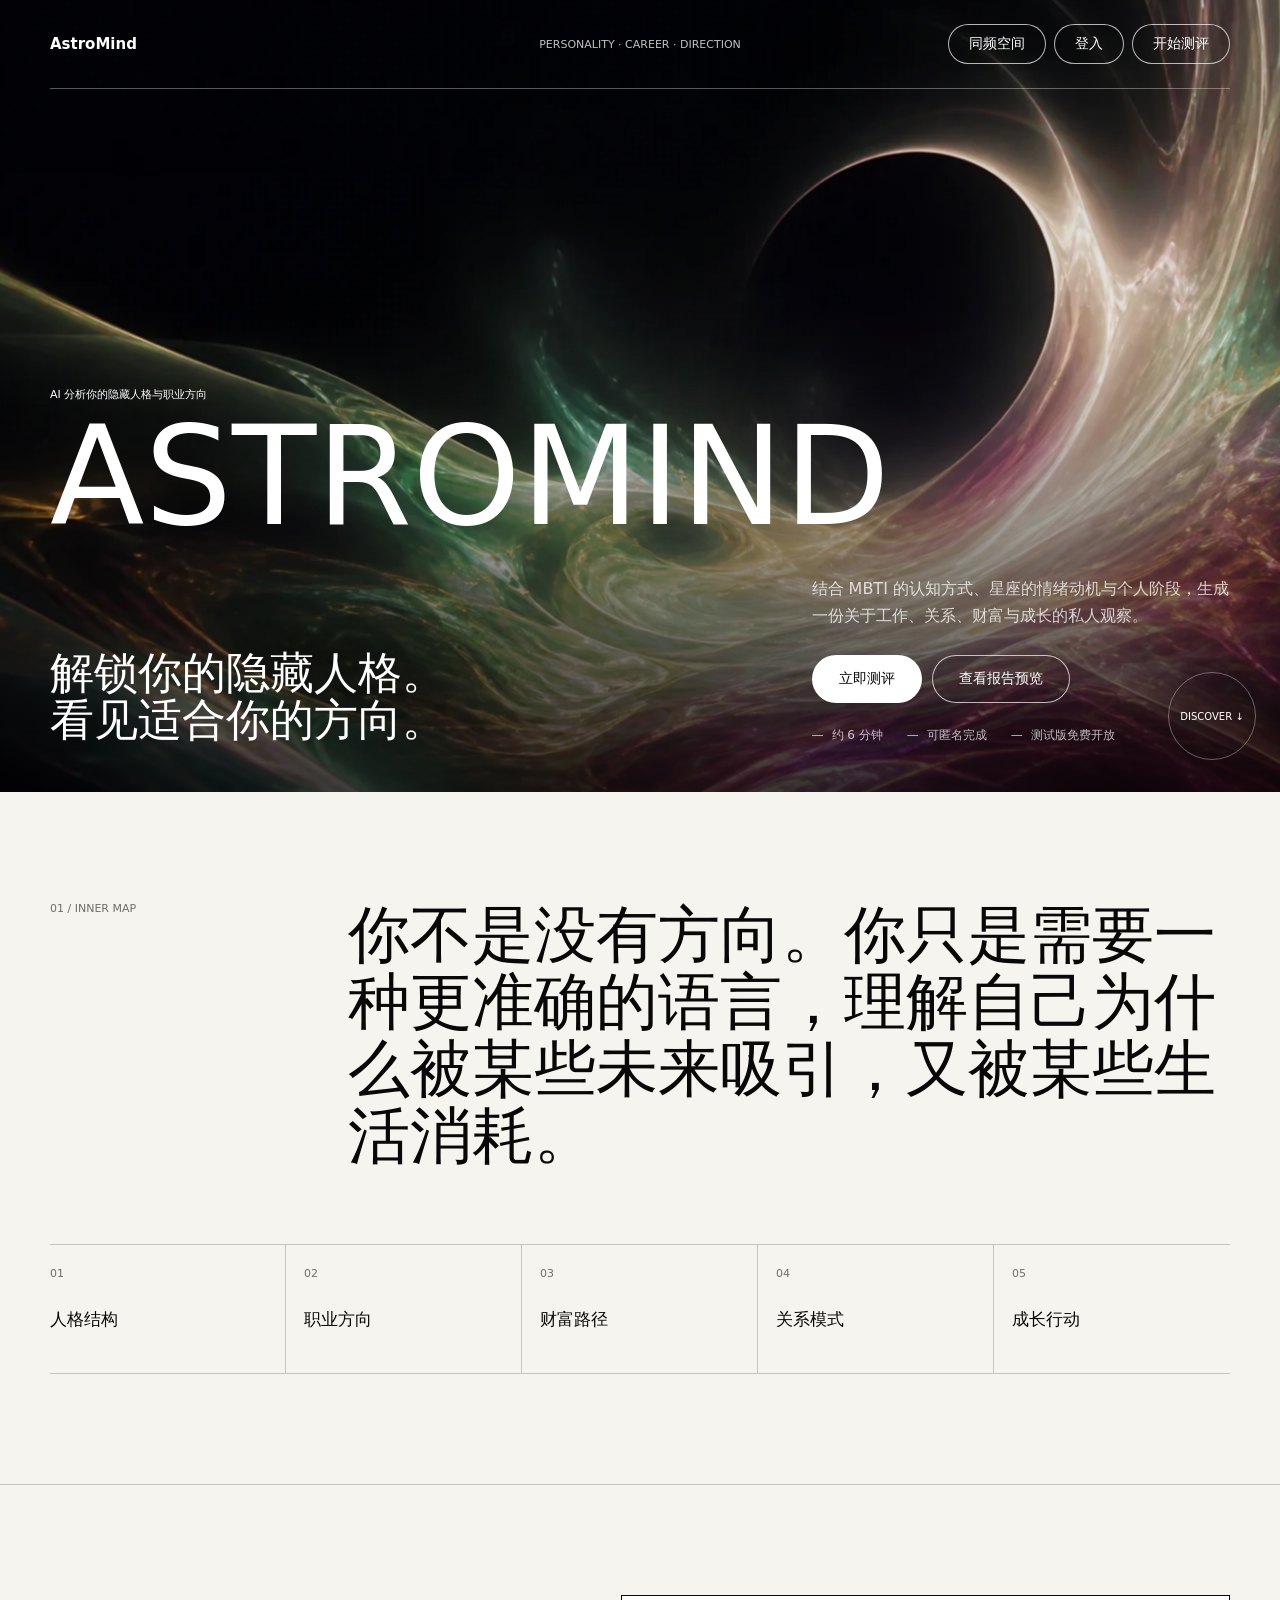
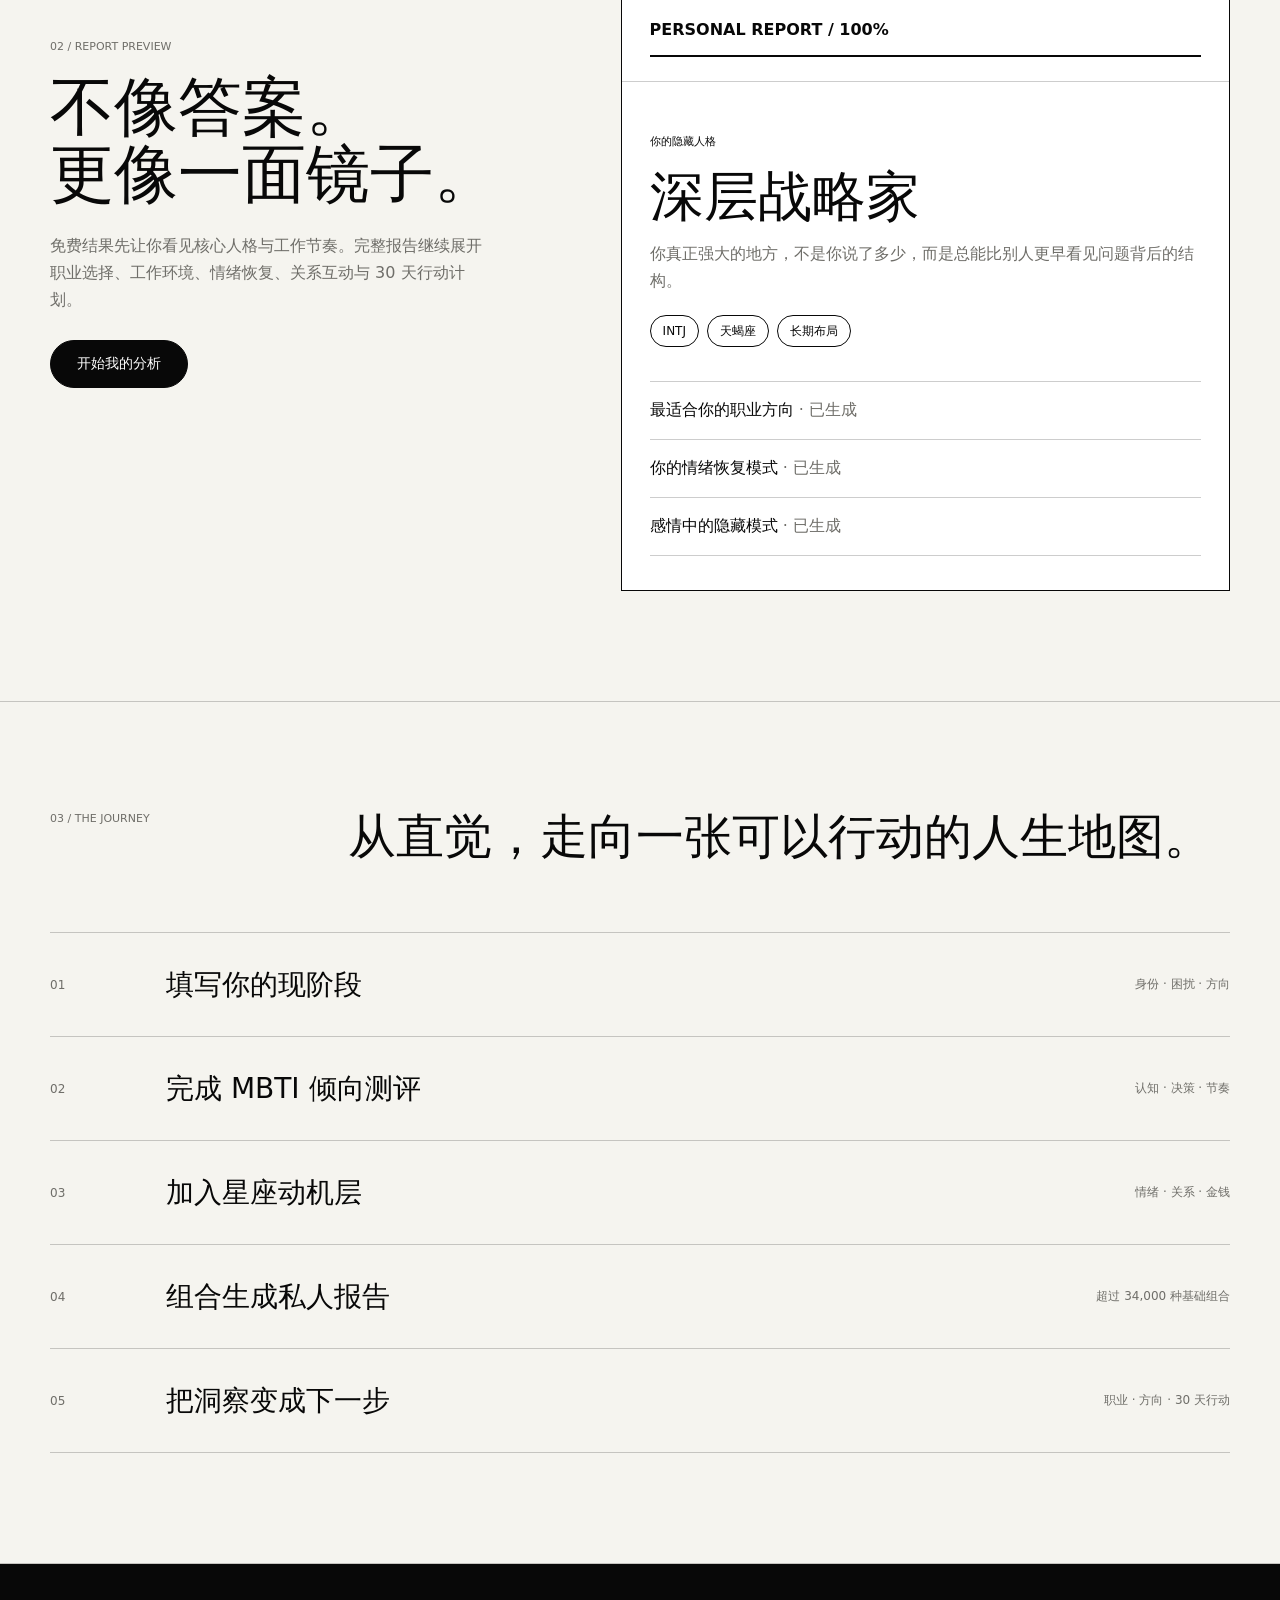
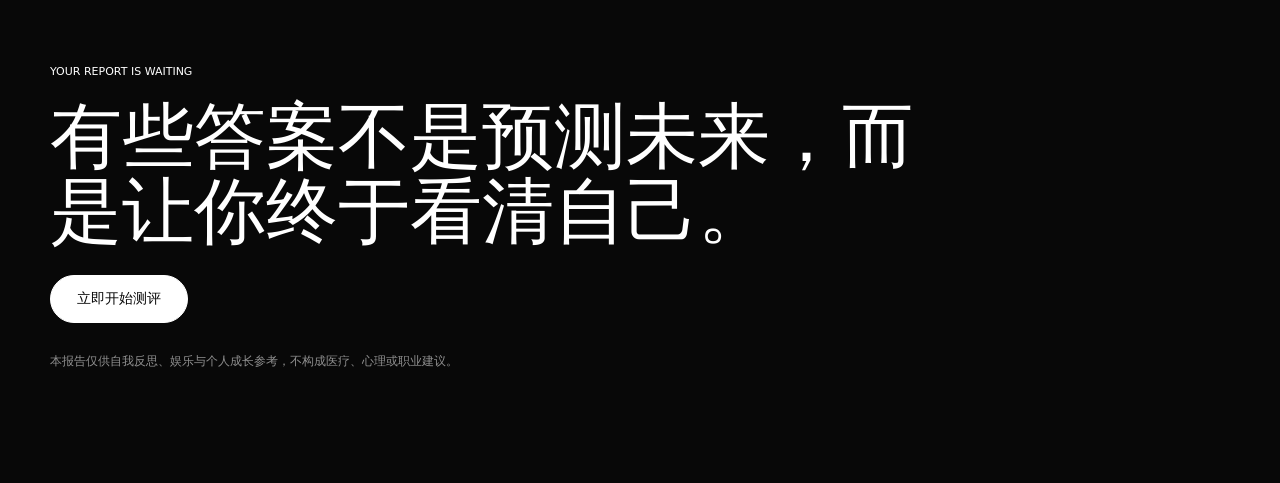
<file: index.html>
<!doctype html>
<html lang="zh-Hans">
<head>
  <meta charset="utf-8" />
  <meta name="viewport" content="width=device-width, initial-scale=1" />
  <title>AstroMind — 解锁你的隐藏人格</title>
  <meta name="description" content="结合 MBTI、星座与个人阶段，生成关于人格、职业、财富、关系与成长方向的私人报告。" />
  <meta name="theme-color" content="#080808" />
  <style>
    :root {
      --ink: #080808;
      --ink-soft: #242424;
      --paper: #f5f4ef;
      --paper-bright: #ffffff;
      --quiet: #6f6e69;
      --hairline: rgba(8,8,8,.2);
      --inverse-line: rgba(255,255,255,.34);
      --champagne: #e7cf9a;
      --jade: #72b69d;
      --magenta: #aa315d;
      --gold: #9a7429;
      --ease-editorial: cubic-bezier(.19,1,.22,1);
    }
    * { box-sizing: border-box; }
    html { scroll-behavior: smooth; }
    body {
      margin: 0;
      min-height: 100vh;
      overflow-x: hidden;
      color: var(--ink);
      background: var(--paper);
      font-family: Inter, "PingFang SC", "Microsoft YaHei", "Noto Sans CJK SC", system-ui, sans-serif;
      -webkit-font-smoothing: antialiased;
    }
    button, input, select { font: inherit; }
    button, a { -webkit-tap-highlight-color: transparent; }
    button:focus-visible, input:focus-visible, select:focus-visible {
      outline: 2px solid currentColor;
      outline-offset: 4px;
    }
    .wrap { width: min(1180px, calc(100% - 48px)); margin: 0 auto; position: relative; }
    .landing { background: var(--paper); }
    #landing {
      transform-origin: 50% 18%;
      transition: opacity .45s ease, transform .72s var(--ease-editorial);
    }
    #landing.is-leaving { opacity: 0; transform: scale(.985); pointer-events: none; }
    .hero {
      min-height: 88svh;
      position: relative;
      display: flex;
      align-items: flex-end;
      isolation: isolate;
      overflow: hidden;
      color: white;
      --hero-x: 0px;
      --hero-y: 0px;
      background: #050505;
    }
    .hero::before {
      content: "";
      position: absolute;
      inset: 0;
      z-index: 1;
      pointer-events: none;
      background: linear-gradient(180deg, rgba(0,0,0,.18), rgba(0,0,0,.08) 42%, rgba(0,0,0,.76));
    }
    .hero-media {
      position: absolute;
      inset: -5%;
      z-index: 0;
      overflow: hidden;
      pointer-events: none;
      background: url("assets/astromind-liquid-cosmos.webp") center 58% / cover no-repeat;
      transform: translate3d(var(--hero-x), var(--hero-y), 0) scale(1.06);
      transition: transform 1.6s var(--ease-editorial);
      will-change: transform;
    }
    .hero-media::before,
    .hero-media::after {
      content: "";
      position: absolute;
      inset: -8%;
      background: inherit;
      will-change: transform, opacity, filter;
    }
    .hero-media::before {
      opacity: .48;
      mix-blend-mode: screen;
      filter: saturate(1.18) contrast(1.04);
      -webkit-mask-image: radial-gradient(ellipse 54% 46% at 70% 70%, #000 16%, transparent 74%);
      mask-image: radial-gradient(ellipse 54% 46% at 70% 70%, #000 16%, transparent 74%);
      animation: liquidRefraction 16s var(--ease-editorial) infinite alternate;
    }
    .hero-media::after {
      opacity: .26;
      mix-blend-mode: color-dodge;
      filter: blur(2px) saturate(1.3);
      -webkit-mask-image: linear-gradient(118deg, transparent 22%, #000 48%, transparent 74%);
      mask-image: linear-gradient(118deg, transparent 22%, #000 48%, transparent 74%);
      animation: liquidSheen 12s ease-in-out infinite alternate;
    }
    .nav {
      position: absolute;
      inset: 0 0 auto;
      z-index: 2;
      display: grid;
      grid-template-columns: 1fr auto 1fr;
      align-items: center;
      width: min(1180px, calc(100% - 48px));
      margin: 0 auto;
      padding: 24px 0;
      border-bottom: 1px solid var(--inverse-line);
    }
    .brand { color: inherit; font-size: 15px; font-weight: 600; letter-spacing: 0; }
    .nav-note { font-size: 11px; text-transform: uppercase; color: rgba(255,255,255,.75); }
    .nav-actions { justify-self: end; display: flex; align-items: center; gap: 8px; }
    .hero-inner { position: relative; z-index: 2; width: 100%; padding: 148px 0 48px; }
    .hero-kicker, .eyebrow {
      margin: 0 0 20px;
      font-size: 11px;
      line-height: 1.4;
      text-transform: uppercase;
      color: currentColor;
    }
    .hero-title {
      margin: 0;
      max-width: 100%;
      font-size: 138px;
      line-height: .78;
      font-weight: 400;
      letter-spacing: 0;
      overflow-wrap: anywhere;
    }
    .hero-bottom {
      display: grid;
      grid-template-columns: 1.25fr .75fr;
      gap: 64px;
      align-items: end;
      margin-top: 46px;
    }
    .hero-statement {
      margin: 0;
      max-width: 780px;
      font-size: 44px;
      line-height: 1.08;
      font-weight: 300;
      letter-spacing: 0;
    }
    .hero-copy { margin: 0; max-width: 450px; color: rgba(255,255,255,.76); font-size: 16px; line-height: 1.65; }
    h1, h2, h3 { letter-spacing: 0; }
    h1 { margin: 0; font-size: 76px; line-height: .96; font-weight: 400; }
    h2 { margin: 0; font-size: 48px; line-height: 1.04; font-weight: 300; }
    h3 { margin: 0; font-size: 20px; line-height: 1.2; font-weight: 500; }
    p { line-height: 1.68; }
    .muted { color: var(--quiet); }
    .lav, .gold { color: inherit; background: none; }
    .actions { display: flex; flex-wrap: wrap; gap: 10px; margin-top: 26px; }
    .btn {
      --btn-bg: var(--ink);
      --btn-fg: #ffffff;
      --btn-fill: var(--paper-bright);
      --btn-fill-fg: var(--ink);
      appearance: none;
      display: inline-flex;
      min-height: 48px;
      align-items: center;
      justify-content: center;
      border: 1px solid var(--ink);
      border-radius: 999px;
      padding: 12px 26px;
      color: var(--btn-fg);
      background-color: var(--btn-bg);
      background-image: linear-gradient(var(--btn-fill), var(--btn-fill));
      background-position: 100% 0;
      background-repeat: no-repeat;
      background-size: 0 100%;
      font-size: 14px;
      font-weight: 500;
      cursor: pointer;
      transition:
        color .38s ease,
        background-size .62s var(--ease-editorial),
        background-position .62s var(--ease-editorial),
        transform .3s var(--ease-editorial),
        border-color .38s ease;
    }
    .btn:hover {
      color: var(--btn-fill-fg);
      background-position: 0 0;
      background-size: 100% 100%;
      transform: translateY(-2px);
    }
    .btn:active {
      transform: translateY(0) scale(.97);
      transition-duration: .12s;
    }
    .btn.secondary {
      --btn-bg: transparent;
      --btn-fg: var(--ink);
      --btn-fill: var(--ink);
      --btn-fill-fg: #ffffff;
    }
    .hero .btn {
      --btn-bg: #ffffff;
      --btn-fg: var(--ink);
      --btn-fill: #050505;
      --btn-fill-fg: #ffffff;
      border-color: rgba(255,255,255,.7);
    }
    .hero .btn.secondary {
      --btn-bg: rgba(0,0,0,.08);
      --btn-fg: #ffffff;
      --btn-fill: #ffffff;
      --btn-fill-fg: var(--ink);
    }
    .nav .btn { min-height: 40px; padding: 8px 20px; text-decoration: none; }
    .btn:disabled { opacity: .42; cursor: not-allowed; transform: none; }
    .hero-meta {
      display: flex;
      flex-wrap: wrap;
      gap: 10px 24px;
      align-items: center;
      margin-top: 24px;
      color: rgba(255,255,255,.72);
      font-size: 12px;
    }
    .hero-meta span::before { content: "—"; margin-right: 8px; }
    .scroll-mark {
      position: absolute;
      right: 24px;
      bottom: 32px;
      z-index: 2;
      width: 88px;
      height: 88px;
      display: grid;
      place-items: center;
      border: 1px solid var(--inverse-line);
      border-radius: 50%;
      color: white;
      font-size: 10px;
      animation: orbit 14s linear infinite;
    }
    .editorial-section { padding: 110px 0; border-bottom: 1px solid var(--hairline); }
    .editorial-grid {
      display: grid;
      grid-template-columns: .42fr 1.58fr;
      gap: 64px;
      align-items: start;
    }
    .section-index { font-size: 11px; color: var(--quiet); }
    .manifesto {
      margin: 0;
      max-width: 980px;
      font-size: 62px;
      line-height: 1.08;
      font-weight: 300;
    }
    .feature-line {
      display: grid;
      grid-template-columns: repeat(5, 1fr);
      margin-top: 74px;
      border-top: 1px solid var(--hairline);
      border-bottom: 1px solid var(--hairline);
    }
    .feature-line > div { min-height: 128px; padding: 22px 18px 22px 0; border-right: 1px solid var(--hairline); }
    .feature-line > div:last-child { border-right: 0; padding-left: 18px; }
    .feature-line > div:not(:first-child) { padding-left: 18px; }
    .feature-line b { display: block; margin-bottom: 28px; font-size: 11px; font-weight: 500; color: var(--quiet); }
    .feature-line span { font-size: 17px; }
    .preview-layout {
      display: grid;
      grid-template-columns: .9fr 1.1fr;
      gap: 72px;
      align-items: start;
    }
    .preview-copy { position: sticky; top: 32px; padding-top: 18px; }
    .preview-copy h2 { font-size: 64px; }
    .preview-copy p { max-width: 440px; margin-top: 26px; color: var(--quiet); }
    .preview {
      overflow: hidden;
      border: 1px solid var(--ink);
      background: var(--paper-bright);
      padding: 0;
    }
    .preview-head { padding: 24px 28px; border-bottom: 1px solid var(--hairline); }
    .preview-body { padding: 52px 28px 34px; }
    .preview-body h2 { font-size: 54px; }
    .bar { height: 2px; overflow: hidden; margin-top: 16px; background: #d5d3cc; }
    .bar span { display: block; width: 100%; height: 100%; background: var(--ink); }
    .pill, .badge {
      display: inline-flex;
      align-items: center;
      min-height: 32px;
      padding: 6px 12px;
      border: 1px solid currentColor;
      border-radius: 999px;
      color: inherit;
      background: transparent;
      font-size: 12px;
    }
    a.badge { text-decoration: none; transition: color .25s ease, background .25s ease; }
    a.badge:hover { color: var(--paper-bright) !important; background: var(--ink); }
    .pills { display: flex; flex-wrap: wrap; gap: 8px; margin-top: 20px; }
    .locked {
      margin-top: 0;
      padding: 18px 0;
      border: 0;
      border-top: 1px solid var(--hairline);
      border-radius: 0;
      background: transparent;
      filter: none;
    }
    .locked:last-child { border-bottom: 1px solid var(--hairline); }
    .process-list { margin-top: 70px; border-top: 1px solid var(--hairline); }
    .process-row {
      display: grid;
      grid-template-columns: 90px 1fr auto;
      gap: 26px;
      align-items: center;
      min-height: 104px;
      border-bottom: 1px solid var(--hairline);
    }
    .process-row span { color: var(--quiet); font-size: 12px; }
    .process-row strong { font-size: 28px; font-weight: 400; }
    .process-row em { font-style: normal; font-size: 12px; color: var(--quiet); }
    .final-cta {
      position: relative;
      overflow: hidden;
      padding: 100px 0;
      color: white;
      background: var(--ink);
    }
    .final-cta h2 { max-width: 900px; font-size: 72px; }
    .final-cta .btn {
      --btn-bg: #ffffff;
      --btn-fg: var(--ink);
      --btn-fill: var(--champagne);
      --btn-fill-fg: var(--ink);
      border-color: white;
    }
    .section { padding: 88px 0; }
    .grid { display: grid; gap: 0 30px; }
    .grid-3 { grid-template-columns: repeat(3, 1fr); }
    .grid-2 { grid-template-columns: repeat(2, 1fr); }
    .card {
      padding: 30px 0;
      border: 0;
      border-top: 1px solid var(--hairline);
      border-radius: 0;
      background: transparent;
      box-shadow: none;
    }
    .card > h2 { margin-bottom: 22px; font-size: 34px; }
    .screen { min-height: 100vh; display: none; align-items: center; padding: 54px 0; }
    .screen.active { display: flex; }
    .screen.active .test { animation: screenEnter .78s var(--ease-editorial) both; }
    #app { color: var(--ink); background: var(--paper); }
    #analyzing { color: white; background: #050505; }
    #analyzing .card { border-color: var(--inverse-line); }
    #analyzing .muted { color: rgba(255,255,255,.62); }
    #result, #full { min-height: 100vh; background: var(--paper); }
    #result:not(.hidden) .wrap,
    #full:not(.hidden) .wrap { animation: reportReveal .9s var(--ease-editorial) both; }
    .test { width: min(780px, 100%); margin: 0 auto; }
    .progress { margin-bottom: 46px; }
    .progress .brand { margin-bottom: 14px; }
    .progress-line { height: 2px; overflow: hidden; background: #d5d3cc; }
    .progress-line span { display: block; height: 100%; background: var(--ink); transition: width .45s var(--ease-editorial); }
    #stepCard { padding: 46px 0; border-bottom: 1px solid var(--hairline); }
    #stepCard.question-enter { animation: questionEnter .58s var(--ease-editorial) both; }
    #stepCard.has-error { animation: validationNudge .32s ease both; }
    #stepCard h2 { max-width: 680px; font-size: 46px; }
    .question-context { margin: 0 0 12px; color: var(--quiet); font-size: 12px; text-transform: uppercase; }
    .validation {
      min-height: 22px;
      margin: 18px 0 0;
      color: #8f2847;
      font-size: 13px;
      font-weight: 600;
    }
    input, select {
      width: 100%;
      min-height: 58px;
      padding: 14px 0;
      border: 0;
      border-bottom: 1px solid var(--ink);
      border-radius: 0;
      outline: 0;
      color: var(--ink);
      background: transparent;
      font-size: 18px;
    }
    option { color: var(--ink); }
    .choices { display: grid; gap: 0; margin-top: 28px; border-top: 1px solid var(--hairline); }
    .choice {
      min-height: 58px;
      padding: 15px 4px;
      border: 0;
      border-bottom: 1px solid var(--hairline);
      border-radius: 0;
      text-align: left;
      color: var(--quiet);
      background: transparent;
      cursor: pointer;
      transition: color .25s ease, padding .6s var(--ease-editorial), background .25s ease;
    }
    .choice:hover { padding-left: 14px; color: var(--ink); }
    .choice.selected {
      padding-left: 14px;
      color: var(--ink);
      background: rgba(0,0,0,.045);
      box-shadow: inset 3px 0 0 var(--ink);
    }
    .likert { grid-template-columns: repeat(5, 1fr); }
    .likert .choice { min-height: 112px; padding: 18px 10px; text-align: center; border-right: 1px solid var(--hairline); }
    .likert .choice:last-child { border-right: 0; }
    .orb {
      width: 214px;
      height: 214px;
      margin: 0 auto 36px;
      border: 1px solid rgba(255,255,255,.35);
      border-radius: 50%;
      background: #030303 url("assets/astromind-liquid-cosmos.webp") 60% 56% / 560px auto no-repeat;
      box-shadow: inset 0 0 42px rgba(0,0,0,.8), 0 0 56px rgba(231,207,154,.18);
      animation: breathe 3.4s var(--ease-editorial) infinite;
    }
    .report-cover {
      min-height: 440px;
      display: flex;
      flex-direction: column;
      justify-content: flex-end;
      padding: 42px;
      border: 0;
      color: white;
      background:
        linear-gradient(180deg, rgba(0,0,0,.08), rgba(0,0,0,.76)),
        #030303 url("assets/astromind-liquid-cosmos.webp") center / cover no-repeat;
    }
    .report-cover h1 { max-width: 900px; font-size: 72px; }
    .report-cover .muted { color: rgba(255,255,255,.7); }
    .comparison-note {
      width: min(760px, 100%);
      margin: 20px 0 0;
      padding: 16px 0 0;
      border-top: 1px solid rgba(255,255,255,.28);
      color: rgba(255,255,255,.82);
    }
    #result .grid-3 .card { min-height: 260px; }
    #full .grid-2 > .card { padding: 42px 0 54px; }
    #full .grid-2 > .card[style*="grid-column"] { padding-top: 56px; }
    #full .badge { color: var(--ink); }
    .small { font-size: 12px; color: var(--quiet); }
    .hidden { display: none !important; }
    @keyframes orbit { to { transform: rotate(360deg); } }
    @keyframes breathe { 50% { transform: scale(1.035) rotate(2deg); filter: brightness(1.12); } }
    @keyframes liquidRefraction {
      0% { transform: translate3d(-1.5%, 1%, 0) scale(1.02) rotate(-.4deg); opacity: .36; }
      48% { transform: translate3d(1.8%, -1.2%, 0) scale(1.08) rotate(.7deg); opacity: .55; }
      100% { transform: translate3d(-.4%, -2%, 0) scale(1.04) rotate(-.2deg); opacity: .42; }
    }
    @keyframes liquidSheen {
      0% { transform: translate3d(-4%, 0, 0) scale(1.04); opacity: .15; }
      55% { transform: translate3d(3%, -1%, 0) scale(1.1); opacity: .32; }
      100% { transform: translate3d(5%, 1.5%, 0) scale(1.06); opacity: .2; }
    }
    @keyframes screenEnter {
      from { opacity: 0; transform: translateY(22px); }
      to { opacity: 1; transform: translateY(0); }
    }
    @keyframes questionEnter {
      from { opacity: 0; transform: translate3d(0, 16px, 0); }
      to { opacity: 1; transform: translate3d(0, 0, 0); }
    }
    @keyframes validationNudge {
      0%, 100% { transform: translateX(0); }
      35% { transform: translateX(-7px); }
      70% { transform: translateX(5px); }
    }
    @keyframes reportReveal {
      from { opacity: 0; transform: translateY(28px); }
      to { opacity: 1; transform: translateY(0); }
    }
    @media (max-width: 900px) {
      .hero-title { font-size: 86px; }
      .hero-bottom, .preview-layout { grid-template-columns: 1fr; gap: 34px; }
      .hero-statement { font-size: 36px; }
      .editorial-grid { grid-template-columns: 1fr; gap: 24px; }
      .manifesto { font-size: 48px; }
      .feature-line { grid-template-columns: repeat(2, 1fr); }
      .feature-line > div { border-bottom: 1px solid var(--hairline); }
      .preview-copy { position: static; }
      .grid-2, .grid-3 { grid-template-columns: 1fr; }
      .final-cta h2 { font-size: 52px; }
    }
    @media (max-width: 600px) {
      .wrap, .nav { width: min(100% - 28px, 1180px); }
      .nav { grid-template-columns: 1fr auto; padding: 16px 0; }
      .nav-note { display: none; }
      .nav-actions .community-nav-link { display: none; }
      .hero { min-height: 92svh; }
      .hero-media { background-position: 57% 56%; }
      .hero-inner { padding: 126px 0 28px; }
      .hero-title { font-size: 58px; line-height: .84; }
      .hero-bottom { margin-top: 34px; }
      .hero-statement { font-size: 30px; }
      .hero-copy { font-size: 14px; }
      .hero-meta { padding-right: 72px; }
      .scroll-mark { right: 14px; bottom: 20px; width: 64px; height: 64px; font-size: 8px; }
      .editorial-section { padding: 72px 0; }
      .manifesto { font-size: 38px; }
      .feature-line { grid-template-columns: 1fr; margin-top: 48px; }
      .feature-line > div, .feature-line > div:not(:first-child), .feature-line > div:last-child {
        min-height: auto;
        padding: 18px 0;
        border-right: 0;
      }
      .feature-line b { margin-bottom: 10px; }
      .preview-copy h2 { font-size: 44px; }
      .preview-body { padding: 38px 20px 24px; }
      .preview-body h2 { font-size: 40px; }
      .process-row { grid-template-columns: 48px 1fr; min-height: 88px; }
      .process-row strong { font-size: 21px; }
      .process-row em { display: none; }
      .final-cta { padding: 72px 0; }
      .final-cta h2 { font-size: 42px; }
      .section { padding: 48px 0; }
      .screen { padding: 30px 0; align-items: flex-start; }
      #stepCard h2 { font-size: 34px; }
      .likert { grid-template-columns: 1fr; }
      .likert .choice { min-height: 58px; text-align: left; border-right: 0; }
      .report-cover { min-height: 390px; padding: 26px 20px; background-position: 58% center; }
      .report-cover h1 { font-size: 48px; }
      #result .grid-3 .card { min-height: auto; }
    }
    @media (prefers-reduced-motion: reduce) {
      html { scroll-behavior: auto; }
      *, *::before, *::after { animation-duration: .01ms !important; animation-iteration-count: 1 !important; transition-duration: .01ms !important; }
      .hero-media { transform: scale(1.04); }
    }
    @media print {
      .btn, .actions { display: none !important; }
      body, #full { background: white; }
      .report-cover { min-height: 320px; print-color-adjust: exact; }
      .card, .locked { break-inside: avoid; }
    }
  </style>
</head>
<body>
  <div id="landing" class="landing">
    <section class="hero">
      <div class="hero-media" aria-hidden="true"></div>
      <div class="nav">
        <div class="brand">AstroMind</div>
        <div class="nav-note">Personality · Career · Direction</div>
        <div class="nav-actions">
          <a class="btn secondary community-nav-link" href="community.html">同频空间</a>
          <a class="btn secondary" href="login.html">登入</a>
          <button class="btn secondary" onclick="startTest()">开始测评</button>
        </div>
      </div>
      <div class="hero-inner">
        <div class="wrap">
          <p class="hero-kicker">AI 分析你的隐藏人格与职业方向</p>
          <h1 class="hero-title">ASTROMIND</h1>
          <div class="hero-bottom">
            <p class="hero-statement">解锁你的隐藏人格。<br>看见适合你的方向。</p>
            <div>
              <p class="hero-copy">结合 MBTI 的认知方式、星座的情绪动机与个人阶段，生成一份关于工作、关系、财富与成长的私人观察。</p>
              <div class="actions">
                <button class="btn" onclick="startTest()">立即测评</button>
                <button class="btn secondary" onclick="document.getElementById('sample').scrollIntoView()">查看报告预览</button>
              </div>
              <div class="hero-meta"><span>约 6 分钟</span><span>可匿名完成</span><span>测试版免费开放</span></div>
            </div>
          </div>
        </div>
      </div>
      <div class="scroll-mark" aria-hidden="true">DISCOVER ↓</div>
    </section>

    <section class="editorial-section">
      <div class="wrap">
        <div class="editorial-grid">
          <div class="section-index">01 / INNER MAP</div>
          <p class="manifesto">你不是没有方向。你只是需要一种更准确的语言，理解自己为什么被某些未来吸引，又被某些生活消耗。</p>
        </div>
        <div class="feature-line">
          <div><b>01</b><span>人格结构</span></div>
          <div><b>02</b><span>职业方向</span></div>
          <div><b>03</b><span>财富路径</span></div>
          <div><b>04</b><span>关系模式</span></div>
          <div><b>05</b><span>成长行动</span></div>
        </div>
      </div>
    </section>

    <section class="editorial-section" id="sample">
      <div class="wrap preview-layout">
        <div class="preview-copy">
          <p class="eyebrow">02 / REPORT PREVIEW</p>
          <h2>不像答案。<br>更像一面镜子。</h2>
          <p>免费结果先让你看见核心人格与工作节奏。完整报告继续展开职业选择、工作环境、情绪恢复、关系互动与 30 天行动计划。</p>
          <div class="actions"><button class="btn" onclick="startTest()">开始我的分析</button></div>
        </div>
        <div class="preview">
          <div class="preview-head">
            <b>PERSONAL REPORT / 100%</b>
            <div class="bar"><span></span></div>
          </div>
          <div class="preview-body">
            <p class="eyebrow">你的隐藏人格</p>
            <h2>深层战略家</h2>
            <p class="muted">你真正强大的地方，不是你说了多少，而是总能比别人更早看见问题背后的结构。</p>
            <div class="pills"><span class="badge">INTJ</span><span class="badge">天蝎座</span><span class="badge">长期布局</span></div>
            <div style="margin-top:34px">
              <div class="locked">最适合你的职业方向 <span class="muted">· 已生成</span></div>
              <div class="locked">你的情绪恢复模式 <span class="muted">· 已生成</span></div>
              <div class="locked">感情中的隐藏模式 <span class="muted">· 已生成</span></div>
            </div>
          </div>
        </div>
      </div>
    </section>

    <section class="editorial-section">
      <div class="wrap">
        <div class="editorial-grid">
          <div class="section-index">03 / THE JOURNEY</div>
          <h2>从直觉，走向一张可以行动的人生地图。</h2>
        </div>
        <div class="process-list">
          <div class="process-row"><span>01</span><strong>填写你的现阶段</strong><em>身份 · 困扰 · 方向</em></div>
          <div class="process-row"><span>02</span><strong>完成 MBTI 倾向测评</strong><em>认知 · 决策 · 节奏</em></div>
          <div class="process-row"><span>03</span><strong>加入星座动机层</strong><em>情绪 · 关系 · 金钱</em></div>
          <div class="process-row"><span>04</span><strong>组合生成私人报告</strong><em>超过 34,000 种基础组合</em></div>
          <div class="process-row"><span>05</span><strong>把洞察变成下一步</strong><em>职业 · 方向 · 30 天行动</em></div>
        </div>
      </div>
    </section>

    <section class="final-cta">
      <div class="wrap">
        <p class="eyebrow">YOUR REPORT IS WAITING</p>
        <h2>有些答案不是预测未来，而是让你终于看清自己。</h2>
        <div class="actions"><button class="btn" onclick="startTest()">立即开始测评</button></div>
        <p class="small" style="margin-top:28px;color:rgba(255,255,255,.55)">本报告仅供自我反思、娱乐与个人成长参考，不构成医疗、心理或职业建议。</p>
      </div>
    </section>
  </div>

  <div id="app" class="screen">
    <div class="wrap">
      <div class="test">
        <div class="progress"><div class="brand" id="progressLabel">AstroMind 测试版</div><div class="progress-line"><span id="progress"></span></div></div>
        <div class="card" id="stepCard"></div>
        <div class="actions"><button class="btn secondary" onclick="backStep()">上一步</button><button class="btn" id="nextBtn" onclick="nextStep()">下一步</button></div>
      </div>
    </div>
  </div>

  <div id="analyzing" class="screen">
    <div class="wrap">
      <div class="test card" style="text-align:center">
        <div class="orb"></div><p style="color:var(--gold);font-weight:800">AI-style analysis running</p>
        <h2 class="lav">正在解析你的隐藏人格</h2>
        <p class="muted">系统正在结合你的 MBTI 倾向、星座动机层、职业焦虑和人生阶段，生成报告。</p>
      </div>
    </div>
  </div>

  <div id="result" class="hidden">
    <div class="wrap section">
      <div class="card report-cover">
        <p style="color:var(--gold);font-weight:800">你的隐藏人格是</p>
        <h1 class="lav" id="archetype">深层战略家</h1>
        <p class="muted" id="summary"></p>
        <div class="pills" id="keywords"></div>
        <p class="comparison-note" id="comparisonNote"></p>
      </div>
      <div class="grid grid-3" style="margin-top:18px">
        <div class="card"><p style="color:var(--gold)">你的核心性格</p><h3 id="coreTitle"></h3><p class="muted" id="coreText"></p></div>
        <div class="card"><p style="color:var(--gold)">你的工作节奏</p><h3 id="workTitle"></h3><p class="muted" id="workText"></p></div>
        <div class="card"><p style="color:var(--gold)">你的隐藏优势</p><h3 id="strengthTitle"></h3><p class="muted" id="strengthText"></p></div>
      </div>
      <div class="card" style="margin-top:18px;text-align:center">
        <h2>完整报告已生成</h2><p class="muted">测试版已跳过 payment，可直接查看完整 Premium 报告。</p>
        <button class="btn" onclick="showFull()">跳过付款，查看完整报告</button>
      </div>
    </div>
  </div>

  <div id="full" class="hidden">
    <div class="wrap section">
      <div class="card report-cover">
        <p style="color:var(--gold);font-weight:800">Premium Cosmic Report</p>
        <h1 class="lav" id="fullTitle"></h1>
        <p class="muted" id="fullMeta"></p>
      </div>
      <div class="grid grid-2" style="margin-top:18px">
        <div class="card" style="grid-column:1/-1"><p style="color:var(--gold)">Opening insight</p><h2 id="openingTitle"></h2><p class="muted" id="openingText"></p></div>
        <div class="card" style="grid-column:1/-1"><h2>自我认知与作答对照</h2><p class="muted" id="comparisonFull"></p></div>
        <div class="card"><h2>核心人格分析</h2><p class="muted" id="fullPersonality"></p><div id="dimensions" class="grid"></div></div>
        <div class="card"><h2>优势与潜能</h2><div id="strengths" class="grid"></div></div>
        <div class="card" style="grid-column:1/-1"><h2>作答证据</h2><p class="muted">这里列出每个维度中最能推动结果的一道回答，方便你检查结果是否符合真实行为。</p><div id="answerEvidence" class="grid grid-2"></div></div>
        <div class="card"><h2>盲点与成长机会</h2><div id="blindSpots" class="grid"></div></div>
        <div class="card"><h2>职业方向</h2><p class="muted" id="careerDirection"></p><div id="careerSignals" class="pills"></div><div id="workEnvironment" class="grid"></div></div>
        <div class="card" style="grid-column:1/-1"><h2>职业探索方向</h2><p class="muted">以下是根据你的作答偏好与当前关注点生成的访谈、实习或短期项目方向，不是职业适配度排名。</p><div id="careers" class="grid grid-2"></div></div>
        <div class="card"><h2>较消耗你的工作类型</h2><div id="unsuitableCareers" class="grid"></div></div>
        <div class="card"><h2>金钱态度（文化叙事）</h2><p class="muted" id="wealthText"></p></div>
        <div class="card"><h2>情绪与压力模式</h2><p class="muted" id="emotionalText"></p></div>
        <div class="card"><h2>感情与社交（自我反思）</h2><p class="muted" id="loveText"></p></div>
        <div class="card"><h2>成长建议</h2><div id="growthAdvice" class="grid"></div></div>
        <div class="card"><h2>30 天成长计划</h2><div id="growthPlan" class="grid"></div></div>
        <div class="card" style="grid-column:1/-1">
          <p style="color:var(--gold)">Methodology & limitations</p>
          <h2>方法与依据</h2>
          <p class="muted">本测评是 MBTI-inspired 自我反思工具，并非官方 MBTI 测验。32 道题在 E/I、S/N、T/F、J/P 四个维度上各有 8 题，并平衡两侧陈述。四个字母来自连续倾向分数；字母只是方便阅读的摘要，不代表人格只能被分成截然不同的 16 类。</p>
          <p class="muted">页面显示的“倾向度”只是在本测验中根据两侧题目平均分差换算的内部指标，不是统计学置信度，也没有经过独立样本的信度与效度验证。人格标题、优势、盲点、情绪与成长文字是 AstroMind 编写并按规则组合的解释模板，不是下方研究的原文或研究结论。</p>
          <p class="muted">星座只作为文化叙事与娱乐层使用，目前没有可靠科学证据证明星座可以预测人格、职业、财富或感情。职业方向会额外参考你选择的兴趣活动、工作价值观、自评技能与当前困扰；这里的 RIASEC-inspired 兴趣线索不是正式 O*NET 测验，只适合用于提出探索问题，不适合替代完整职业测评、真实工作体验或专业咨询。</p>
          <div class="pills">
            <a class="badge" href="https://www.myersbriggs.org/type-in-my-life/personality-type-and-careers/" target="_blank" rel="noreferrer">MBTI 官方职业使用边界</a>
            <a class="badge" href="https://scholars.duke.edu/publication/1458465" target="_blank" rel="noreferrer">MBTI 与五因素研究</a>
            <a class="badge" href="https://www.onetcenter.org/reports/IP_Manual.html" target="_blank" rel="noreferrer">O*NET 职业兴趣工具</a>
            <a class="badge" href="https://www.nature.com/articles/318419a0.pdf" target="_blank" rel="noreferrer">星座双盲研究</a>
            <a class="badge" href="https://pubmed.ncbi.nlm.nih.gov/18649494/" target="_blank" rel="noreferrer">星盘识别与巴纳姆效应研究</a>
          </div>
        </div>
        <div class="card"><h2>分享结果卡</h2><p class="muted" id="shareLine"></p><div class="actions"><button class="btn" onclick="openSharePage()">生成分享卡</button><button class="btn secondary" onclick="openCommunity()">进入同频空间</button><button class="btn secondary" onclick="window.print()">打印 PDF</button></div></div>
      </div>
      <p class="small">本报告仅供自我反思、娱乐与个人成长参考，不构成医疗、心理、投资或专业职业建议。</p>
    </div>
  </div>

  <script>
    const state = {
      step: 0,
      nickname: "",
      email: "",
      age: "",
      status: "",
      concern: "",
      interests: [],
      values: [],
      skills: [],
      mbti: "",
      zodiac: "",
      answers: {}
    };
    const questions = [
      { type: "input", key: "nickname", title: "你希望报告怎样称呼你？", placeholder: "例如：Jia, 小林, Moon" },
      { type: "input", key: "email", title: "留下 Email，方便之后保存或发送报告。", placeholder: "例如：name@example.com，可先留空" },
      { type: "choice", key: "age", title: "你的年龄范围是？", choices: ["18-21", "22-25", "26-30", "31-35", "36+"] },
      { type: "choice", key: "status", title: "你现在处在人生哪个阶段？", choices: ["学生", "刚毕业", "上班族", "创业者 / 老板", "想转换跑道", "还不确定"] },
      { type: "choice", key: "concern", title: "你现在最想解决的问题是？", choices: ["不知道什么工作适合我", "觉得现在卡住了", "想提高收入", "想开始创业", "想要更好的生活平衡", "想更了解自己"] },
      { type: "multi", key: "interests", title: "哪些活动会让你更容易投入？", hint: "选择 2–3 项", choices: ["动手制作与解决现场问题", "研究数据与复杂问题", "创作内容、视觉或新概念", "帮助、教导或理解别人", "说服、领导或推动机会", "整理流程、资料与细节"] },
      { type: "multi", key: "values", title: "一份工作最需要给你什么？", hint: "选择 2–3 项", choices: ["自主与选择空间", "稳定与清楚边界", "收入与上升空间", "意义与社会影响", "学习与成长速度", "生活平衡与恢复时间"] },
      { type: "multi", key: "skills", title: "哪些能力是你目前比较有把握的？", hint: "选择 2–3 项；按真实经验，不按理想形象", choices: ["分析资料与找出规律", "沟通说服与建立关系", "设计创作与表达概念", "组织项目与稳定交付", "倾听教导与理解需求", "动手执行与解决现场问题"] },
      { type: "input", key: "mbti", title: "如果你已经知道 MBTI，可以输入作为对照。", placeholder: "例如 INTJ；不会覆盖接下来的作答结果，也可以留空" },
      { type: "choice", key: "zodiac", title: "选择你的星座。", choices: ["白羊座", "金牛座", "双子座", "巨蟹座", "狮子座", "处女座", "天秤座", "天蝎座", "射手座", "摩羯座", "水瓶座", "双鱼座"] },
      { type: "likert", key: "ei1", side: "E", title: "我在社交之后通常会感到更有能量。" },
      { type: "likert", key: "ei2", side: "I", title: "我更喜欢一个人安静思考，而不是马上和别人讨论。" },
      { type: "likert", key: "ei3", side: "E", title: "在陌生环境中，我通常会主动开始对话。" },
      { type: "likert", key: "ei4", side: "I", title: "连续见很多人之后，我会需要独处恢复能量。" },
      { type: "likert", key: "ei5", side: "E", title: "我常常在表达过程中整理自己的想法。" },
      { type: "likert", key: "ei6", side: "I", title: "相比大型聚会，我更享受少数人的深入交流。" },
      { type: "likert", key: "ei7", side: "E", title: "不确定下一步时，我会主动寻找外部反馈。" },
      { type: "likert", key: "ei8", side: "I", title: "没有人打扰时，我通常更容易进入专注状态。" },
      { type: "likert", key: "sn1", side: "S", title: "我更相信实际经验，而不是抽象想法。" },
      { type: "likert", key: "sn2", side: "N", title: "我常常会思考未来的可能性和隐藏意义。" },
      { type: "likert", key: "sn3", side: "S", title: "我做决定时会先看现实条件是否可行。" },
      { type: "likert", key: "sn4", side: "N", title: "我喜欢从不同领域连接出新的想法。" },
      { type: "likert", key: "sn5", side: "S", title: "清楚的步骤和具体例子能帮助我更快掌握新事物。" },
      { type: "likert", key: "sn6", side: "N", title: "即使一个方法目前有效，我也会想象它还能如何改变。" },
      { type: "likert", key: "sn7", side: "S", title: "我通常会先注意事实和细节，再思考背后的意义。" },
      { type: "likert", key: "sn8", side: "N", title: "比起重复熟练的流程，我更容易被新概念和新问题吸引。" },
      { type: "likert", key: "tf1", side: "T", title: "我做决定时更重视逻辑，而不是别人的感受。" },
      { type: "likert", key: "tf2", side: "F", title: "我很容易察觉别人情绪上的变化。" },
      { type: "likert", key: "tf3", side: "T", title: "遇到问题时，我会先找根本原因，再处理情绪反应。" },
      { type: "likert", key: "tf4", side: "F", title: "即使事实正确，如果表达方式会伤人，我也会调整说法。" },
      { type: "likert", key: "tf5", side: "T", title: "即使结论不受欢迎，我仍倾向使用一致的标准判断。" },
      { type: "likert", key: "tf6", side: "F", title: "我在意一个选择是否符合价值观，以及会怎样影响别人。" },
      { type: "likert", key: "tf7", side: "T", title: "讨论问题时，我可以把对观点的质疑与对人的评价分开。" },
      { type: "likert", key: "tf8", side: "F", title: "发生冲突时，我会先理解双方真正需要什么。" },
      { type: "likert", key: "jp1", side: "J", title: "我喜欢提前计划，而不是临时发挥。" },
      { type: "likert", key: "jp2", side: "P", title: "我不喜欢被太多规则限制。" },
      { type: "likert", key: "jp3", side: "J", title: "当事情没有明确安排时，我会感到不安。" },
      { type: "likert", key: "jp4", side: "P", title: "如果有新的可能性出现，我愿意改变原本计划。" },
      { type: "likert", key: "jp5", side: "J", title: "我完成任务时喜欢设定期限和优先级。" },
      { type: "likert", key: "jp6", side: "P", title: "我习惯保留几个选择，等获得更多信息后再决定。" },
      { type: "likert", key: "jp7", side: "J", title: "重要任务没有完成前，我通常很难真正放松。" },
      { type: "likert", key: "jp8", side: "P", title: "临场调整和自由发挥，常常能让我进入更好的状态。" }
    ];
    const mbtiProfiles = {
      INTJ: { role: "系统战略者", opener: "你真正强大的地方，是能比别人更早看见问题背后的结构。", core: "你习惯先观察结构、推演后果，再决定是否投入。你不怕难题，但很怕无意义的忙碌。", career: "策略、产品、数据、研究、创业、商业分析", risk: "低自主权、反复救火、没有长期目标的环境会消耗你。", love: "你慢热，不轻易交出信任；一旦认定，会希望关系稳定、深刻、有边界。" },
      INTP: { role: "逻辑探索者", opener: "你不是没有行动力，你只是需要先理解一件事为什么值得做。", core: "你会自然拆解规则，寻找原理和模型。对你来说，真正吸引人的不是答案，而是答案如何被推导出来。", career: "研究、数据、产品分析、技术顾问、内容知识产品", risk: "太多会议、太少思考空间、只要求执行不允许质疑，会让你快速失焦。", love: "你需要精神交流和自由空间，不喜欢被情绪勒索或过度控制。" },
      ENTJ: { role: "目标掌控者", opener: "你不是天生想控制别人，你只是很难忍受明明可以变好却没人推进。", core: "你擅长看见目标、资源和杠杆点，并把混乱的人事物推向结果。", career: "管理、创业、顾问、销售策略、运营、商业发展", risk: "节奏太慢、责任不清、只谈感受不谈结果的环境，会让你烦躁。", love: "你欣赏有目标、有能力的人；关系中需要练习把温柔表达出来，而不只是解决问题。" },
      ENTP: { role: "破局创意家", opener: "你最有能量的时候，通常是在发现旧规则可以被重新设计的时候。", core: "你擅长找新角度、快速试错、用语言和观点打开局面。", career: "品牌策略、增长营销、创业、内容策略、销售、产品创新", risk: "重复流程、严格层级、不能实验的工作，会让你失去兴奋感。", love: "你需要好玩、有脑、有空间的关系；太沉闷或太黏会让你想逃。" },
      INFJ: { role: "灵魂观察者", opener: "你总能感受到别人没说出口的东西，也因此更需要一个清醒的未来。", core: "你会把人的情绪、动机和未来走向连接起来，常常比别人更早看见隐含变化。", career: "UX 研究、内容策略、心理教育、人群发展、品牌叙事、顾问", risk: "价值观冲突、表面社交、长期违背意义感的工作，会慢慢耗尽你。", love: "你需要深度理解和情绪安全感，不适合长期停留在模糊暧昧里。" },
      INFP: { role: "价值创造者", opener: "你不是太理想，你只是无法长期忍受一个空洞的人生脚本。", core: "你从价值观和真实感受出发，判断一件事是否值得投入。", career: "内容创作、品牌故事、设计、教育、社群、体验研究", risk: "只看 KPI、不尊重个人风格、长期压抑表达的环境，会让你失去自己。", love: "你浪漫、敏感、重视灵魂感，但需要练习把需求说清楚。" },
      ENFJ: { role: "人群点亮者", opener: "你真正的影响力，是让别人相信自己也可以变得更好。", core: "你擅长看见人的潜能，也会自然承担连接、组织和鼓舞的角色。", career: "教育培训、HR、客户成功、社群、品牌、公共沟通、管理", risk: "你容易过度负责，把别人的成长当成自己的责任。", love: "你给得很多，也需要被认真回应；不要只做关系里的照顾者。" },
      ENFP: { role: "灵感发动机", opener: "你不是没有定性，你只是需要一个值得你持续燃烧的方向。", core: "你很会看见可能性，也擅长把人、故事和机会连接起来。", career: "数字营销、内容策略、品牌、公关、活动、创业、销售策略", risk: "太单调、太封闭、没有成长感的工作，会让你很快熄火。", love: "你需要轻松、真诚和精神火花；关系里最怕被定义得太死。" },
      ISTJ: { role: "稳定执行者", opener: "你的可靠不是无聊，而是一种能让事情真正落地的力量。", core: "你重视事实、流程和责任，擅长把目标稳定推进。", career: "运营、财务、数据、项目管理、合规、行政管理", risk: "方向不断变化、标准模糊、责任不清，会让你感到不安。", love: "你不一定甜言蜜语，但会用行动证明认真和稳定。" },
      ISFJ: { role: "温柔守护者", opener: "你真正的能力，是在别人没注意到的地方把事情照顾好。", core: "你细腻、可靠、重视关系中的安全感，也很在意自己是否被需要。", career: "客户成功、HR、教育、医疗行政、运营、服务体验", risk: "长期被索取、没有感谢、边界不清，会让你积累委屈。", love: "你慢热但认真，适合稳定、有回应、有生活感的关系。" },
      ESTJ: { role: "现实统筹者", opener: "你擅长把混乱变成秩序，也愿意为结果承担责任。", core: "你重视效率、规则、责任和可衡量成果，适合管理资源与流程。", career: "运营管理、销售管理、财务规划、项目管理、行政主管", risk: "太抽象、太松散、没有明确指标的环境，会让你觉得浪费时间。", love: "你表达爱常常是解决问题和承担责任，也需要留意沟通温度。" },
      ESFJ: { role: "关系组织者", opener: "你不是只会照顾别人，你其实很懂如何让一个系统顺畅运作。", core: "你能读懂群体需求，也擅长建立信任、维护关系和推动合作。", career: "客户成功、HR、活动策划、教育、社群运营、销售服务", risk: "长期夹在冲突中、又不能表达自己，会让你很累。", love: "你需要稳定回应和明确承诺，不适合长期忽冷忽热。" },
      ISTP: { role: "冷静解题者", opener: "你最强的时候，是直接面对问题并找到最省力的解决方法。", core: "你重视实际效果、现场判断和自由度，不喜欢过度解释。", career: "数据、技术、运营优化、产品分析、金融工具、实战型顾问", risk: "过多情绪会议、微管理、没有操作空间，会让你想抽离。", love: "你需要空间和信任，关系中不喜欢被逼着立刻表达所有情绪。" },
      ISFP: { role: "感性实践者", opener: "你不是随便，你只是对真实和不真实非常敏感。", core: "你用体验、审美和价值感判断方向，适合把感受变成具体作品。", career: "设计、内容、品牌视觉、体验服务、社媒、创意执行", risk: "太僵硬、太功利、完全没有审美和自主空间，会削弱你。", love: "你温柔但有自己的界线，需要被尊重，而不是被安排。" },
      ESTP: { role: "机会捕手", opener: "你擅长在别人还在犹豫时，先抓住现场的机会。", core: "你行动快、反应快、能在真实市场和人群中校准判断。", career: "销售、BD、活动、创业、市场增长、谈判、现场运营", risk: "长期坐办公室、反馈太慢、规则太多，会让你感到被困住。", love: "你喜欢直接、有活力的互动，但需要避免只追求刺激。" },
      ESFP: { role: "魅力创造者", opener: "你能让体验变得有温度，也能让别人更愿意靠近。", core: "你擅长捕捉现场氛围、人的反应和真实体验，适合面向人群和内容。", career: "内容创作、活动、销售、品牌体验、客户关系、娱乐与服务", risk: "沉闷、重复、看不见人的工作，会让你很快失去热情。", love: "你需要热度、陪伴和真实回应，不适合太冷处理的关系。" }
    };
    const zodiacProfiles = {
      "白羊座": { traits: ["行动力", "直接", "开创"], emotion: "情绪来得快也恢复得快，最怕长期被压住节奏。", money: "容易为速度、体验和机会付费，适合练习延迟冲动。", growth: "行动前多做一次判断，会让你的冲劲更有威力。" },
      "金牛座": { traits: ["稳定", "审美", "耐力"], emotion: "表面稳定，内心很在意安全感和价值交换。", money: "适合稳定累积，也愿意为高品质投资。", growth: "不要因为怕变化而错过升级机会。" },
      "双子座": { traits: ["好奇", "表达", "学习快"], emotion: "你会用思考和表达消化情绪，但很容易被无聊感消耗。", money: "赚钱灵感多，也容易为新鲜事物花钱。", growth: "把灵感沉淀成作品或系统，价值会更高。" },
      "巨蟹座": { traits: ["保护欲", "感受力", "记忆深"], emotion: "你对环境和关系变化敏感，需要被理解的安全感。", money: "常为家人、空间和安全感消费。", growth: "不要让旧情绪阻止你重新选择。" },
      "狮子座": { traits: ["表现力", "领导感", "热情"], emotion: "你需要被看见和肯定，低落时却常装作没事。", money: "愿意为形象、体验和重要的人花钱。", growth: "不必一直证明自己，作品本身会说话。" },
      "处女座": { traits: ["细节", "优化", "专业"], emotion: "你常把焦虑转化成整理、改进和解决问题。", money: "重视性价比和实用价值，适合预算规划。", growth: "接纳不完美，也可以先前进。" },
      "天秤座": { traits: ["协调", "审美", "关系感"], emotion: "你对关系平衡敏感，容易为了和谐压下真实偏好。", money: "愿意为美感、社交和生活质感花钱。", growth: "练习更快做决定，不必每个人都满意。" },
      "天蝎座": { traits: ["深度", "策略", "忠诚"], emotion: "你情绪记忆深，信任建立慢，但一旦投入就很坚定。", money: "你通常更偏好长期布局、充分研究和专业能力累积。", growth: "不要把所有不确定都解读成危险。" },
      "射手座": { traits: ["自由", "探索", "乐观"], emotion: "你需要空间和远方感，被束缚时会快速失去热情。", money: "愿意为体验、学习和自由付费。", growth: "把远方的愿景拆成今天能做的一步。" },
      "摩羯座": { traits: ["长期主义", "责任感", "成就"], emotion: "你习惯把情绪收起来，用结果和责任证明自己。", money: "重视资产、储蓄和长期回报。", growth: "不要对自己苛刻到忘记生活本身。" },
      "水瓶座": { traits: ["独立", "创新", "系统"], emotion: "你常用理性观察情绪，需要空间处理内在复杂感受。", money: "愿意投资工具、学习和未来趋势。", growth: "让别人看见你的温度，而不只是观点。" },
      "双鱼座": { traits: ["共情", "想象", "灵感"], emotion: "你容易吸收环境情绪，需要清楚边界保护自己。", money: "可能凭感觉消费，适合自动储蓄机制。", growth: "把梦想具体化，把边界说清楚。" }
    };
    const archetypes = { "INTJ-天蝎座": "深层战略家", "ENFP-双子座": "灵感发动机", "INFJ-双鱼座": "灵魂观察者", "ENTJ-摩羯座": "长期掌控者", "ISFJ-巨蟹座": "温柔守护者", "ENTP-水瓶座": "未来破局者", "ESTJ-摩羯座": "现实掌控者", "INFP-天秤座": "温柔造梦者", "ESFP-狮子座": "人群发光体" };
    const axisProfiles = {
      E: { label: "外向能量", summary: "你倾向在互动、表达和即时反馈中整理想法。", strength: "带动人群与快速建立连接", blind: "连续对外输出时，可能忽略自己真正的疲劳。", work: "有讨论、协作和市场反馈的动态节奏" },
      I: { label: "内向能量", summary: "你倾向先在心里形成判断，再选择什么时候表达。", strength: "深度专注与独立思考", blind: "容易把问题独自消化太久，错过早期求助。", work: "保留安静专注时间、减少无效会议的节奏" },
      S: { label: "现实感知", summary: "你信任具体经验、清楚步骤和可以验证的成果。", strength: "把抽象目标落到现实细节", blind: "面对太跳跃的变化时，可能先看到风险而不是机会。", work: "目标明确、流程可优化、成果看得见的任务" },
      N: { label: "可能性感知", summary: "你会自然寻找趋势、意义和表面之下的可能性。", strength: "连接趋势并提出新方向", blind: "想法太多时，容易低估执行细节和时间成本。", work: "允许探索、创新和跨领域思考的任务" },
      T: { label: "逻辑决策", summary: "你做决定时倾向先看原则、因果和长期效率。", strength: "在复杂问题中保持判断清晰", blind: "表达太直接时，别人可能只听见结论，没听见你的善意。", work: "尊重专业、证据和清楚责任的环境" },
      F: { label: "价值决策", summary: "你做决定时会考虑价值观、关系和对人的影响。", strength: "理解需求并建立信任", blind: "太在意关系氛围时，可能延迟必要的决定。", work: "重视用户、人和价值感的文化" },
      J: { label: "规划节奏", summary: "你偏好提前安排、设定优先级，并把未完成事项收束。", strength: "规划、推进与稳定交付", blind: "计划被打乱时，容易产生额外压力。", work: "目标、权责和时间线相对清楚的项目" },
      P: { label: "弹性节奏", summary: "你偏好保留选择空间，根据新信息调整路线。", strength: "临场应变与开放探索", blind: "选项太多时，可能难以收尾或延后承诺。", work: "自由度高、可以实验和快速迭代的项目" }
    };
    const statusProfiles = {
      "学生": { lens: "你现在最重要的任务不是选定一辈子的职业，而是用实习、社团和小项目验证自己的能量来源。", action: "在 30 天内完成一个可展示的小作品。", careerAdds: ["实习项目", "校园社群", "内容创作"] },
      "刚毕业": { lens: "你正在从“我会什么”走向“市场愿意为什么付费”，第一份工作更适合被视为能力实验场。", action: "挑选 20 个职位描述，找出重复出现的 3 项能力。", careerAdds: ["管培项目", "初级产品", "客户成功"] },
      "上班族": { lens: "你需要区分：现在的疲惫来自工作量，还是来自工作方式长期违背你的天性。", action: "记录一周内最有能量和最消耗你的各 3 项任务。", careerAdds: ["内部转岗", "专业顾问", "项目负责人"] },
      "创业者 / 老板": { lens: "你的挑战不是拥有更多想法，而是建立能重复成交、交付和复盘的系统。", action: "选一个最小服务或产品，在 14 天内完成一次真实验证。", careerAdds: ["创业", "商业顾问", "品牌主理人"] },
      "想转换跑道": { lens: "转型不需要否定过去；更聪明的路径是把已有经验迁移到新的问题和行业。", action: "列出 5 项可迁移能力，并各写一个真实案例。", careerAdds: ["转型顾问", "跨领域产品", "解决方案顾问"] },
      "还不确定": { lens: "不确定并不等于没有方向，通常只是你还缺少足够真实的体验来排除错误选项。", action: "选择 3 个方向，各做一次低成本体验或访谈。", careerAdds: ["职业探索项目", "短期接案", "跨职能岗位"] }
    };
    const ageProfiles = {
      "18-21": "这个阶段优先扩大体验面，比追求一次选对更重要。",
      "22-25": "这个阶段适合建立第一项可被市场识别的核心能力。",
      "26-30": "这个阶段要从“会做很多”逐步走向“因为什么被选择”。",
      "31-35": "这个阶段适合重新配置时间、收入和长期选择权。",
      "36+": "这个阶段更适合利用累积经验，建立杠杆、系统和影响力。"
    };
    const concernProfiles = {
      "不知道什么工作适合我": { focus: "职业匹配", advice: "先比较工作环境和任务类型，再比较职位名称。", money: "收入成长来自找到能持续累积的能力。", careerAdds: ["UX 研究", "商业分析", "项目协调"] },
      "觉得现在卡住了": { focus: "突破停滞", advice: "把卡住的问题拆成环境、技能和心理负担三类处理。", money: "先停止低回报消耗，再寻找新的增长空间。", careerAdds: ["流程优化", "产品运营", "策略项目"] },
      "想提高收入": { focus: "收入增长", advice: "选择同时具备市场需求、稀缺能力和成果证明的方向。", money: "你需要把能力包装成案例、报价或可以重复销售的成果。", careerAdds: ["高客单顾问", "销售策略", "数字产品"] },
      "想开始创业": { focus: "创业验证", advice: "先验证真实付费需求，再投入品牌和规模。", money: "现金流、复购和交付能力比早期曝光更重要。", careerAdds: ["创业", "商业发展", "品牌主理人"] },
      "想要更好的生活平衡": { focus: "能量管理", advice: "理想工作不是完全没压力，而是压力值得、边界清楚、恢复有效。", money: "优先发展单位时间价值更高的能力。", careerAdds: ["远程顾问", "项目制工作", "专业接案"] },
      "想更了解自己": { focus: "自我理解", advice: "观察真实行为，而不只是相信人格标签。", money: "先建立稳定习惯，再决定风险更高的选择。", careerAdds: ["用户研究", "内容策略", "人才发展"] }
    };
    const interestProfiles = {
      "动手制作与解决现场问题": { code: "R", label: "实践型", careers: ["现场运营", "技术支持", "活动执行", "流程改善"] },
      "研究数据与复杂问题": { code: "I", label: "研究型", careers: ["数据分析", "商业分析", "用户研究", "策略研究"] },
      "创作内容、视觉或新概念": { code: "A", label: "创意型", careers: ["内容策略", "品牌创意", "体验设计", "创意策划"] },
      "帮助、教导或理解别人": { code: "S", label: "助人型", careers: ["人才发展", "客户成功", "教育培训", "用户研究"] },
      "说服、领导或推动机会": { code: "E", label: "影响型", careers: ["业务发展", "顾问式销售", "产品管理", "创业项目"] },
      "整理流程、资料与细节": { code: "C", label: "组织型", careers: ["项目管理", "运营规划", "财务分析", "质量管理"] }
    };
    const valueProfiles = {
      "自主与选择空间": "拥有方法与节奏的自主权",
      "稳定与清楚边界": "权责、流程和预期相对清楚",
      "收入与上升空间": "成果与成长能被市场看见和回报",
      "意义与社会影响": "工作结果能回应真实的人或问题",
      "学习与成长速度": "持续接触新问题并获得反馈",
      "生活平衡与恢复时间": "边界可持续，并保留稳定恢复时间"
    };
    const skillProfiles = {
      "分析资料与找出规律": ["数据分析", "商业分析", "策略研究"],
      "沟通说服与建立关系": ["顾问式销售", "客户成功", "业务发展"],
      "设计创作与表达概念": ["体验设计", "内容策略", "品牌创意"],
      "组织项目与稳定交付": ["项目管理", "运营规划", "产品运营"],
      "倾听教导与理解需求": ["用户研究", "人才发展", "教育培训"],
      "动手执行与解决现场问题": ["现场运营", "活动执行", "流程改善"]
    };
    const careerNameMap = {
      "策略":"策略顾问", "产品":"产品经理", "数据":"数据分析师", "研究":"市场 / 用户研究员",
      "创业":"创业者 / 品牌主理人", "商业分析":"商业分析师", "管理":"团队与业务管理",
      "顾问":"专业顾问", "运营":"产品 / 商业运营", "销售":"顾问式销售", "设计":"体验设计师",
      "教育":"教育与课程设计", "社群":"社群运营", "活动":"活动策划", "品牌":"品牌经理",
      "财务":"财务分析与规划", "公关":"品牌公关", "HR":"人才发展 / HR"
    };
    function stableHash(value){
      let hash = 2166136261;
      for(let i=0;i<value.length;i++){ hash ^= value.charCodeAt(i); hash = Math.imul(hash, 16777619); }
      return Math.abs(hash >>> 0);
    }
    function pick(list, seed, offset=0){ return list[(stableHash(seed + "|" + offset) + offset) % list.length]; }
    function unique(items){ return [...new Set(items.filter(Boolean))]; }
    function renderItems(items){
      return items.map(item => `<div class="locked" style="filter:none">${typeof item === "string" ? item : `<b>${item.title}</b><br><span class="muted">${item.body}</span>`}</div>`).join("");
    }
    let navigationTransitioning = false;
    function startTest(){
      if(navigationTransitioning) return;
      navigationTransitioning = true;
      const landing = document.getElementById("landing");
      const openTest = () => {
        landing.classList.add("hidden");
        landing.classList.remove("is-leaving");
        document.getElementById("app").classList.add("active");
        renderStep();
        window.scrollTo(0,0);
        navigationTransitioning = false;
      };
      if(window.matchMedia("(prefers-reduced-motion: reduce)").matches) {
        openTest();
      } else {
        landing.classList.add("is-leaving");
        setTimeout(openTest, 460);
      }
    }
    function renderStep(){
      const q = questions[state.step];
      document.getElementById("progress").style.width = ((state.step + 1) / questions.length * 100) + "%";
      document.getElementById("progressLabel").textContent = `AstroMind · ${state.step + 1} / ${questions.length}`;
      const context = q.type === "likert" ? "请按真实日常作答，而不是理想中的自己" : "建立你的个人分析背景";
      let html = `<p class="question-context">${context}</p><h2>${q.title}</h2>`;
      if(q.type === "input") html += `<div style="margin-top:18px"><input id="field" placeholder="${q.placeholder}" value="${state[q.key] || ""}" oninput="state['${q.key}']=this.value"></div>`;
      if(q.type === "choice") html += `<div class="choices">${q.choices.map(c => `<button class="choice ${state[q.key]===c?'selected':''}" onclick="state['${q.key}']='${c}';renderStep()">${c}</button>`).join("")}</div>`;
      if(q.type === "multi") html += `<p class="small">${q.hint}</p><div class="choices">${q.choices.map(c => `<button class="choice ${(state[q.key] || []).includes(c)?'selected':''}" onclick="toggleMulti('${q.key}','${c}')">${c}</button>`).join("")}</div>`;
      if(q.type === "likert") html += `<div class="choices likert">${[1,2,3,4,5].map(n => `<button class="choice ${state.answers[q.key]===n?'selected':''}" onclick="state.answers['${q.key}']=${n};renderStep()"><b>${n}</b><br>${["非常不同意","不同意","普通","同意","非常同意"][n-1]}</button>`).join("")}</div>`;
      html += `<p class="validation" id="validationMessage" role="alert" aria-live="polite"></p>`;
      const stepCard = document.getElementById("stepCard");
      stepCard.innerHTML = html;
      stepCard.classList.remove("has-error");
      stepCard.classList.remove("question-enter");
      void stepCard.offsetWidth;
      stepCard.classList.add("question-enter");
      document.getElementById("nextBtn").textContent = state.step === questions.length - 1 ? "生成我的报告" : "下一步";
    }
    function toggleMulti(key, value){
      const current = state[key] || [];
      if(current.includes(value)) {
        state[key] = current.filter(item => item !== value);
      } else if(current.length < 3) {
        state[key] = [...current, value];
      } else {
        showValidation("最多选择 3 项；先取消一项再更换。");
        return;
      }
      renderStep();
    }
    function showValidation(message){
      const stepCard = document.getElementById("stepCard");
      const target = document.getElementById("validationMessage");
      if(target) target.textContent = message;
      stepCard.classList.remove("has-error");
      void stepCard.offsetWidth;
      stepCard.classList.add("has-error");
    }
    function validateCurrentStep(){
      const q = questions[state.step];
      if(q.type === "likert" && !Number.isInteger(state.answers[q.key])) return "请选择一个最符合你的答案，再继续下一题。";
      if(q.type === "choice" && !state[q.key]) return "请选择一个选项，再继续。";
      if(q.type === "multi" && (!Array.isArray(state[q.key]) || state[q.key].length < 2)) return "请选择至少 2 项，才能形成更有区分度的职业方向。";
      if(q.key === "nickname" && !state.nickname.trim()) return "请填写名字或昵称，让报告可以正确称呼你。";
      if(q.key === "email" && state.email.trim() && !/^[^\s@]+@[^\s@]+\.[^\s@]+$/.test(state.email.trim())) return "Email 格式似乎不完整，也可以先留空。";
      if(q.key === "mbti" && state.mbti.trim() && !/^[EI][SN][TF][JP]$/i.test(state.mbti.trim())) return "请输入四个字母，例如 INTJ；不知道可以留空。";
      return "";
    }
    function backStep(){ if(state.step>0){ state.step--; renderStep(); } }
    function nextStep(){
      const validation = validateCurrentStep();
      if(validation){ showValidation(validation); return; }
      if(state.step < questions.length - 1){ state.step++; renderStep(); } else analyze();
    }
    function deriveMbti(){
      const pairs = [["E","I"], ["S","N"], ["T","F"], ["J","P"]];
      const typed = (state.mbti || "").trim().toUpperCase();
      const selfReported = /^[EI][SN][TF][JP]$/.test(typed) ? typed : "";
      const axes = {};
      let type = "";
      const scores = {};
      pairs.forEach(([a,b], pairIndex) => {
        const items = questions.filter(q => q.type === "likert" && (q.side === a || q.side === b));
        const signedTotal = items.reduce((sum, q) => {
          const value = state.answers[q.key] ?? 3;
          return sum + (value - 3) * (q.side === a ? 1 : -1);
        }, 0);
        const maxMagnitude = items.length * 2;
        const aPercent = Math.round(Math.max(0, Math.min(100, 50 + (signedTotal / maxMagnitude) * 50)));
        const bPercent = 100 - aPercent;
        const tieBreak = selfReported ? selfReported[pairIndex] : a;
        const winner = aPercent === bPercent ? tieBreak : (aPercent > bPercent ? a : b);
        const winnerPercent = Math.max(aPercent, bPercent);
        scores[a] = aPercent;
        scores[b] = bPercent;
        axes[a+b] = {
          winner,
          winnerPercent,
          margin: Math.abs(aPercent - bPercent),
          a,
          b,
          aPercent,
          bPercent
        };
        type += winner;
      });
      const tendency = Math.round(Object.values(axes).reduce((sum, axis) => sum + axis.winnerPercent, 0) / 4);
      const differences = selfReported
        ? pairs.filter((pair, index) => selfReported[index] !== type[index]).map(pair => pair.join("/"))
        : [];
      const likertValues = questions.filter(q => q.type === "likert").map(q => state.answers[q.key] ?? 3);
      const neutralCount = likertValues.filter(value => value === 3).length;
      const distinctValues = new Set(likertValues).size;
      const qualityLow = neutralCount >= 20 || distinctValues <= 1;
      const qualityNote = qualityLow
        ? "你的回答区分度较低，建议把结果当作暂时观察，并在不同情境下重新作答。"
        : "你的回答具有足够区分度，可以继续用真实经历验证这些倾向。";
      const comparisonText = qualityLow
        ? selfReported
          ? `本次作答区分度不足，无法独立验证你填写的 ${selfReported}；当前报告暂以 ${type} 作为阅读框架，而不是测验确认。${qualityNote}`
          : `本次作答区分度不足，${type} 只是在中立答案下生成的临时阅读框架，不应被视为有效分类。${qualityNote}`
        : selfReported
        ? differences.length === 0
          ? `你填写的 ${selfReported} 与本次 32 题作答结果 ${type} 一致。${qualityNote}`
          : `你填写的类型是 ${selfReported}，本次作答更接近 ${type}；差异集中在 ${differences.join("、")}。这不代表其中一个错误，可能来自环境、角色或近期状态。${qualityNote}`
        : `你没有预先填写 MBTI，本次 32 题作答更接近 ${type}。${qualityNote}`;
      return {
        type,
        tendency,
        boundary: Object.values(axes).some(axis => axis.margin <= 12),
        scores,
        axes,
        source: "quiz",
        selfReported,
        differences,
        comparisonText,
        qualityNote,
        qualityLow
      };
    }
    function analyze(){ document.getElementById("app").classList.remove("active"); document.getElementById("analyzing").classList.add("active"); setTimeout(showResult, 1800); }
    function report(){
      const mbtiResult = deriveMbti();
      const mbti = mbtiResult.type;
      const profile = mbtiProfiles[mbti] || mbtiProfiles.INFJ;
      const z = state.zodiac || "天蝎座";
      const zodiac = zodiacProfiles[z] || zodiacProfiles["天蝎座"];
      const status = statusProfiles[state.status] || statusProfiles["还不确定"];
      const concern = concernProfiles[state.concern] || concernProfiles["想更了解自己"];
      const ageLens = ageProfiles[state.age] || ageProfiles["22-25"];
      const selectedInterests = (state.interests || []).filter(item => interestProfiles[item]);
      const selectedValues = (state.values || []).filter(item => valueProfiles[item]);
      const selectedSkills = (state.skills || []).filter(item => skillProfiles[item]);
      const interestCodes = selectedInterests.map(item => interestProfiles[item].code).join("");
      const interestCareers = selectedInterests.flatMap(item => interestProfiles[item].careers);
      const skillCareers = selectedSkills.flatMap(item => skillProfiles[item]);
      const careerSignals = [
        interestCodes ? `兴趣线索 ${interestCodes}` : "兴趣线索未填写",
        ...selectedValues.slice(0,2),
        ...selectedSkills.slice(0,2)
      ];
      const letters = mbti.split("");
      const seed = [mbti, z, state.age, state.status, state.concern, interestCodes, ...selectedValues, ...selectedSkills, ...Object.values(mbtiResult.scores)].join("|");
      const titleSeed = `${mbti}|${z}`;
      const titlePatterns = [
        `${zodiac.traits[0]}型${profile.role}`,
        `${zodiac.traits[1]}型${profile.role}`,
        `${pick(["深层","未来","现实","自由","温柔","敏锐","长期","灵感"], titleSeed, 4)}${profile.role}`
      ];
      const title = archetypes[`${mbti}-${z}`] || pick(titlePatterns, titleSeed);
      const openingTitle = pick([
        "你不是没有方向，只是普通答案无法说服你。",
        "有些工作会消耗你，有些工作会放大你。",
        "你的下一步，不需要完美，但需要更像你自己。",
        "真正适合你的方向，会同时给你能量与成长感。"
      ], seed, 1);
      const boundaryText = mbtiResult.boundary ? "你的部分维度接近边界，这不是结果不准确，而是说明你会随情境切换不同的行为方式。" : "";
      const openingText = `${state.nickname || "你"}，${profile.opener} ${status.lens} 针对你目前关心的「${concern.focus}」，${concern.advice} ${boundaryText}`;

      const pairLabels = { EI:"能量来源", SN:"信息处理", TF:"决策方式", JP:"生活节奏" };
      const rankedPreferences = Object.entries(mbtiResult.axes)
        .map(([key, axis]) => ({ key, ...axis, letter: axis.winner, percent: axis.winnerPercent }))
        .sort((a,b) => b.margin - a.margin);
      const strongestPreference = rankedPreferences[0];
      const boundaryPreference = [...rankedPreferences].sort((a,b) => a.margin - b.margin)[0];
      const dimensions = Object.entries(mbtiResult.axes).map(([key, axis]) => {
        const selected = axisProfiles[axis.winner];
        return {
          title: `${pairLabels[key]} · ${axis.a} ${axis.aPercent}% / ${axis.b} ${axis.bPercent}%`,
          body: `${selected.summary} ${axis.margin <= 12 ? "这一维度接近边界，你在熟悉与陌生环境中可能会表现出不同的一面。" : `目前较明显地偏向「${selected.label}」。`}`
        };
      });

      const answerEvidence = Object.entries(mbtiResult.axes).map(([key, axis]) => {
        const items = questions.filter(q => q.type === "likert" && key.includes(q.side));
        const evidenceItem = items
          .map(q => ({ q, value: state.answers[q.key] ?? 3, distance: Math.abs((state.answers[q.key] ?? 3) - 3) }))
          .sort((a,b) => b.distance - a.distance || questions.indexOf(a.q) - questions.indexOf(b.q))[0];
        const inferredSide = evidenceItem.value === 3
          ? ""
          : evidenceItem.value > 3
            ? evidenceItem.q.side
            : (evidenceItem.q.side === axis.a ? axis.b : axis.a);
        const answerLabel = ["非常不同意","不同意","普通","同意","非常同意"][evidenceItem.value - 1];
        return {
          title: `${pairLabels[key]} · ${inferredSide ? `推向 ${inferredSide}` : "没有推动任何一侧"}`,
          body: inferredSide
            ? `你对「${evidenceItem.q.title}」选择了“${answerLabel}”。这是这一维度中区分度较高的一项回答。`
            : `你对这一维度的代表题目选择了“普通”，因此目前没有足够证据判断更偏向哪一侧。`
        };
      });

      const strengths = rankedPreferences.map((preference, index) => ({
        title: `${axisProfiles[preference.letter].strength} · ${preference.percent}%`,
        body: `${axisProfiles[preference.letter].summary} 在职业中，这项能力可以帮助你${pick(["更快看清真正的问题","建立可被信任的专业判断","把复杂任务推进到结果","形成别人难以复制的工作方式"], seed, index + 10)}。`
      }));
      strengths.push({
        title: `文化叙事 · ${zodiac.traits.join("、")}`,
        body: `星座文化常用这些词描述 ${z}。它只用于增加叙事与自我反思，不参与 MBTI 计分或职业方向排序。`
      });

      const blindSpots = rankedPreferences.map(preference => ({
        title: `留意：${axisProfiles[preference.letter].label}`,
        body: `${axisProfiles[preference.letter].blind} 这并不是缺点，而是当你疲惫或压力升高时，需要主动管理的倾向。`
      }));
      blindSpots.push({
        title: `情境切换 · ${pairLabels[boundaryPreference.key]}`,
        body: `${boundaryPreference.a} ${boundaryPreference.aPercent}% 与 ${boundaryPreference.b} ${boundaryPreference.bPercent}% 很接近。与其强迫自己固定成一边，更适合观察不同场景会启动哪一种方式。`
      });

      const axisCareerAdds = {
        E:["业务发展","社群运营","销售策略"], I:["研究分析","内容策略","专业顾问"],
        S:["运营管理","项目执行","质量管理"], N:["产品策略","品牌策略","创新研究"],
        T:["商业分析","数据分析","策略顾问"], F:["用户研究","人才发展","客户成功"],
        J:["项目管理","运营规划","流程设计"], P:["创意策划","增长实验","项目制工作"]
      };
      const profileCareers = profile.career.split("、").map(name => careerNameMap[name] || name);
      const rankedLetters = rankedPreferences.map(preference => preference.letter);
      const axisCareers = rankedLetters.flatMap(letter => axisCareerAdds[letter]);
      const careerPool = unique([
        interestCareers[0],
        skillCareers[0],
        concern.careerAdds[0],
        axisCareers[0],
        interestCareers[1],
        skillCareers[1],
        axisCareers[3],
        profileCareers[0],
        status.careerAdds[0],
        profileCareers[1],
        ...interestCareers.slice(2),
        ...skillCareers.slice(2),
        ...concern.careerAdds.slice(1),
        ...axisCareers.slice(1),
        ...profileCareers.slice(2),
        ...status.careerAdds.slice(1),
      ]);
      const careers = careerPool.slice(0,8).map((name, index) => {
        const primaryPreference = rankedPreferences[index % rankedPreferences.length];
        const secondaryPreference = rankedPreferences[(index + 1) % rankedPreferences.length];
        const interestSignal = selectedInterests[index % Math.max(selectedInterests.length, 1)];
        const skillSignal = selectedSkills[index % Math.max(selectedSkills.length, 1)];
        const reason = pick([
          `${name}通常会用到${axisProfiles[primaryPreference.letter].strength}；这是你目前区分度较高的偏好之一，也回应了你对${concern.focus}的关注。`,
          `这类工作经常同时需要${axisProfiles[primaryPreference.letter].strength}与${axisProfiles[secondaryPreference.letter].strength}${interestSignal ? `，也与你选择的「${interestSignal}」兴趣相连` : ""}。`,
          `这个方向与你偏好的${axisProfiles[primaryPreference.letter].work}较接近${skillSignal ? `，也能验证你对「${skillSignal}」的自评` : ""}；可先通过短期项目或从业者访谈了解真实工作。`
        ], `${seed}|${name}`, index);
        const caution = pick([
          profile.risk,
          axisProfiles[boundaryPreference.letter].blind,
          `选择职位时，要确认实际日常任务，而不只看「${name}」这个名称。`
        ], `${name}|${seed}`, index + 30);
        return { name, reason, caution };
      });

      const unsuitableCareers = [
        { title: "高度重复、缺少判断空间", body: `不是做不到，但如果长期只有照流程执行，可能压缩你的${axisProfiles[strongestPreference.letter].strength}。` },
        { title: "责任模糊、持续救火的团队", body: `${profile.risk} 这类环境会让你把精力花在自我保护，而不是能力成长。` },
        { title: `长期违背「${axisProfiles[strongestPreference.letter].label}」的文化`, body: `当工作长期要求你压抑目前最明显的偏好，你可能需要更多恢复时间。` },
        { title: "只有头衔、没有成长曲线的职位", body: `它可能短期稳定，却不一定回应你目前对${concern.focus}的真正需求。` }
      ];

      const workTitle = `${axisProfiles[strongestPreference.letter].label} × ${axisProfiles[rankedPreferences[1].letter].label}`;
      const workText = `你目前最明显的偏好是 ${strongestPreference.letter} ${strongestPreference.percent}%：${axisProfiles[strongestPreference.letter].work}。第二明显的是 ${rankedPreferences[1].letter} ${rankedPreferences[1].percent}%：${axisProfiles[rankedPreferences[1].letter].work}。`;
      const hiddenStrength = pick(strengths, seed, 50);
      const valueLens = selectedValues.length
        ? selectedValues.map(item => valueProfiles[item]).join("、")
        : "通过真实体验确认最重要的工作价值";
      const careerDirection = `你的职业方向同时参考作答方式、兴趣活动、自评技能与价值观。优先探索${axisProfiles[strongestPreference.letter].work}、${axisProfiles[rankedPreferences[1].letter].work}，并寻找能够${valueLens}的环境。兴趣代码 ${interestCodes || "未形成"} 只是探索线索，不是职业结论。${ageLens}`;
      const workEnvironment = [
        { title: "优先验证的工作环境", body: `${axisProfiles[strongestPreference.letter].work}，同时有足够空间发挥${axisProfiles[strongestPreference.letter].strength}。` },
        { title: "适合观察的团队文化", body: `${selectedValues[0] ? valueProfiles[selectedValues[0]] : axisProfiles[rankedPreferences[1].letter].work}，沟通直接但保留尊重。` },
        { title: "理想日常节奏", body: `${axisProfiles[rankedPreferences[2].letter].work}，减少长期无意义的切换与救火。` },
        { title: "需要验证的能力", body: `${selectedSkills.length ? selectedSkills.join("、") : "选择一项能力，用真实作品或反馈验证"}。` }
      ];

      const wealthText = `文化叙事层：${zodiac.money} 自我反思层：${concern.money} 这不是财富预测或投资建议；真实的金钱决定应依据你的收入、支出、负债、风险承受能力与合格专业意见。`;

      const eiAxis = mbtiResult.axes.EI;
      const tfAxis = mbtiResult.axes.TF;
      const jpAxis = mbtiResult.axes.JP;
      const emotionalText = `你的作答在能量维度为 E ${eiAxis.aPercent}% / I ${eiAxis.bPercent}%，在生活节奏维度为 J ${jpAxis.aPercent}% / P ${jpAxis.bPercent}%。压力升高时，你可能会${eiAxis.winner === "I" ? "先退回自己的世界，整理尚未说出口的感受" : "加快表达与行动，希望从外部反馈中找回控制感"}；更适合${jpAxis.winner === "J" ? "缩小任务范围、重排优先级，再安排不被打扰的休息" : "暂时离开僵化安排，用运动、散步或新体验恢复心理空间"}。星座文化叙事则把 ${z} 描述为：${zodiac.emotion}`;
      const loveText = `你的作答在关系能量上更接近 ${eiAxis.winner}，决策表达上更接近 ${tfAxis.winner}。在友情中，你可能较重视${eiAxis.winner === "I" ? "少量但深入、可以安静相处的连接" : "有来有往、愿意一起体验和分享的连接"}；冲突时可留意${tfAxis.winner === "T" ? "是否太快给出结论，让对方误以为感受不重要" : "是否为了维持关系而没有说出真实界线"}。星座部分只作为文化叙事：${zodiac.emotion} 人格或星座标签不能预测关系质量，真实兼容性更取决于价值观、界线、成熟度与沟通。`;
      const growthAdvice = [
        { title: "停止", body: `停止把「${profile.risk.replace("会消耗你。","") }」当作必须忍耐的常态。` },
        { title: "开始", body: `${status.action} ${concern.advice}` },
        { title: "接受", body: `接受自己目前最需要${axisProfiles[strongestPreference.letter].work}。同时，${pairLabels[boundaryPreference.key]}接近边界并不矛盾，而是代表你会随环境调整。` }
      ];
      const growthPlan = [
        { title: "Week 1 · 自我觉察", body: "每天记录一件让你有能量的任务、一件消耗你的任务，并写下当时的人、环境与工作方式。" },
        { title: "Week 2 · 职业清晰", body: `从探索方向选出 3 个，分别找一位从业者或 5 份职位描述，验证是否包含「${axisProfiles[strongestPreference.letter].work}」。` },
        { title: "Week 3 · 技能方向", body: `围绕「${concern.focus}」完成一个最小作品、案例或服务说明，让优势从感觉变成证据。` },
        { title: "Week 4 · 真实行动", body: `${status.action} 月末对照本报告最强与边界维度，只复盘三个问题：什么有效、什么消耗、下一轮要继续验证什么。` }
      ];

      return {
        mbti,
        tendency: mbtiResult.tendency,
        boundary: mbtiResult.boundary,
        source: mbtiResult.source,
        selfReported: mbtiResult.selfReported,
        comparisonText: mbtiResult.comparisonText,
        z,
        zodiac,
        traits: zodiac.traits,
        title,
        profile,
        concern,
        openingTitle,
        openingText,
        dimensions,
        answerEvidence,
        strengths,
        blindSpots,
        workTitle,
        workText,
        hiddenStrength,
        careerDirection,
        careerSignals,
        interestCodes,
        workEnvironment,
        careers,
        unsuitableCareers,
        wealthText,
        emotionalText,
        loveText,
        growthAdvice,
        growthPlan,
        fullPersonality: `${profile.core} ${ageLens} 你的最强作答偏好是 ${strongestPreference.letter} ${strongestPreference.percent}%（${axisProfiles[strongestPreference.letter].label}），最接近边界的是 ${pairLabels[boundaryPreference.key]}：${boundaryPreference.a} ${boundaryPreference.aPercent}% / ${boundaryPreference.b} ${boundaryPreference.bPercent}%。这些连续分数比单独四个字母更适合用来理解你在不同情境下的变化。`,
        shareLine: `我的隐藏人格是「${title}」｜${mbti} × ${z}${interestCodes ? `｜兴趣 ${interestCodes}` : ""}｜${zodiac.traits.join(" · ")}`
      };
    }
    function publicReportData(r){
      return {
        nickname: (state.nickname || "匿名用户").slice(0,24),
        mbti: r.mbti,
        zodiac: r.z,
        title: r.title.slice(0,60),
        interest: (r.interestCodes || "").slice(0,8),
        traits: r.traits.slice(0,3),
        generatedAt: new Date().toISOString()
      };
    }
    function saveLatestPublicReport(r){
      try {
        localStorage.setItem("astromind.latestReport.v1", JSON.stringify(publicReportData(r)));
      } catch {}
    }
    function publicPageUrl(pageName){
      const r = report();
      saveLatestPublicReport(r);
      const data = publicReportData(r);
      const params = new URLSearchParams({
        nickname: data.nickname,
        mbti: data.mbti,
        zodiac: data.zodiac,
        title: data.title,
        interest: data.interest
      });
      return `${pageName}?${params.toString()}`;
    }
    function openSharePage(){ window.location.href = publicPageUrl("share.html"); }
    function openCommunity(){ window.location.href = publicPageUrl("community.html"); }
    function showResult(){
      const r = report();
      saveLatestPublicReport(r);
      document.getElementById("analyzing").classList.remove("active");
      document.getElementById("result").classList.remove("hidden");
      document.getElementById("archetype").textContent = r.title;
      document.getElementById("summary").textContent = r.openingText;
      document.getElementById("keywords").innerHTML = [r.mbti, `综合偏好强度 ${r.tendency}%`, r.interestCodes ? `兴趣 ${r.interestCodes}` : "", r.z, ...r.traits].filter(Boolean).map(x => `<span class="badge">${x}</span>`).join("");
      document.getElementById("comparisonNote").textContent = r.comparisonText;
      document.getElementById("coreTitle").textContent = r.profile.role;
      document.getElementById("coreText").textContent = r.fullPersonality;
      document.getElementById("workTitle").textContent = r.workTitle;
      document.getElementById("workText").textContent = r.workText;
      document.getElementById("strengthTitle").textContent = r.hiddenStrength.title;
      document.getElementById("strengthText").textContent = r.hiddenStrength.body;
      window.scrollTo(0,0);
    }
    function showFull(){
      const r = report();
      document.getElementById("result").classList.add("hidden");
      document.getElementById("full").classList.remove("hidden");
      document.getElementById("fullTitle").textContent = r.title;
      document.getElementById("fullMeta").textContent = `${state.nickname || "匿名用户"} · 作答结果 ${r.mbti} + ${r.z} · 综合偏好强度 ${r.tendency}% · ${state.age || "年龄未填"} · ${state.status || "阶段未填"}`;
      document.getElementById("openingTitle").textContent = r.openingTitle;
      document.getElementById("openingText").textContent = r.openingText;
      document.getElementById("comparisonFull").textContent = r.comparisonText;
      document.getElementById("fullPersonality").textContent = r.fullPersonality;
      document.getElementById("dimensions").innerHTML = renderItems(r.dimensions);
      document.getElementById("strengths").innerHTML = renderItems(r.strengths);
      document.getElementById("answerEvidence").innerHTML = renderItems(r.answerEvidence);
      document.getElementById("blindSpots").innerHTML = renderItems(r.blindSpots);
      document.getElementById("careerDirection").textContent = r.careerDirection;
      document.getElementById("careerSignals").innerHTML = r.careerSignals.map(signal => `<span class="badge">${signal}</span>`).join("");
      document.getElementById("workEnvironment").innerHTML = renderItems(r.workEnvironment);
      document.getElementById("careers").innerHTML = r.careers.map(career => `<div class="locked" style="filter:none"><b>${career.name}</b><br><span class="muted">${career.reason}<br>留意：${career.caution}</span></div>`).join("");
      document.getElementById("unsuitableCareers").innerHTML = renderItems(r.unsuitableCareers);
      document.getElementById("wealthText").textContent = r.wealthText;
      document.getElementById("emotionalText").textContent = r.emotionalText;
      document.getElementById("loveText").textContent = r.loveText;
      document.getElementById("growthAdvice").innerHTML = renderItems(r.growthAdvice);
      document.getElementById("growthPlan").innerHTML = renderItems(r.growthPlan);
      document.getElementById("shareLine").textContent = r.shareLine;
      window.scrollTo(0,0);
    }
    const heroMotionTarget = document.querySelector(".hero");
    if(heroMotionTarget && !window.matchMedia("(prefers-reduced-motion: reduce)").matches) {
      let heroMotionFrame = 0;
      heroMotionTarget.addEventListener("pointermove", event => {
        cancelAnimationFrame(heroMotionFrame);
        heroMotionFrame = requestAnimationFrame(() => {
          const bounds = heroMotionTarget.getBoundingClientRect();
          const x = ((event.clientX - bounds.left) / bounds.width - .5) * -18;
          const y = ((event.clientY - bounds.top) / bounds.height - .5) * -12;
          heroMotionTarget.style.setProperty("--hero-x", `${x.toFixed(2)}px`);
          heroMotionTarget.style.setProperty("--hero-y", `${y.toFixed(2)}px`);
        });
      });
      heroMotionTarget.addEventListener("pointerleave", () => {
        heroMotionTarget.style.setProperty("--hero-x", "0px");
        heroMotionTarget.style.setProperty("--hero-y", "0px");
      });
    }
  </script>
</body>
</html>
</file>
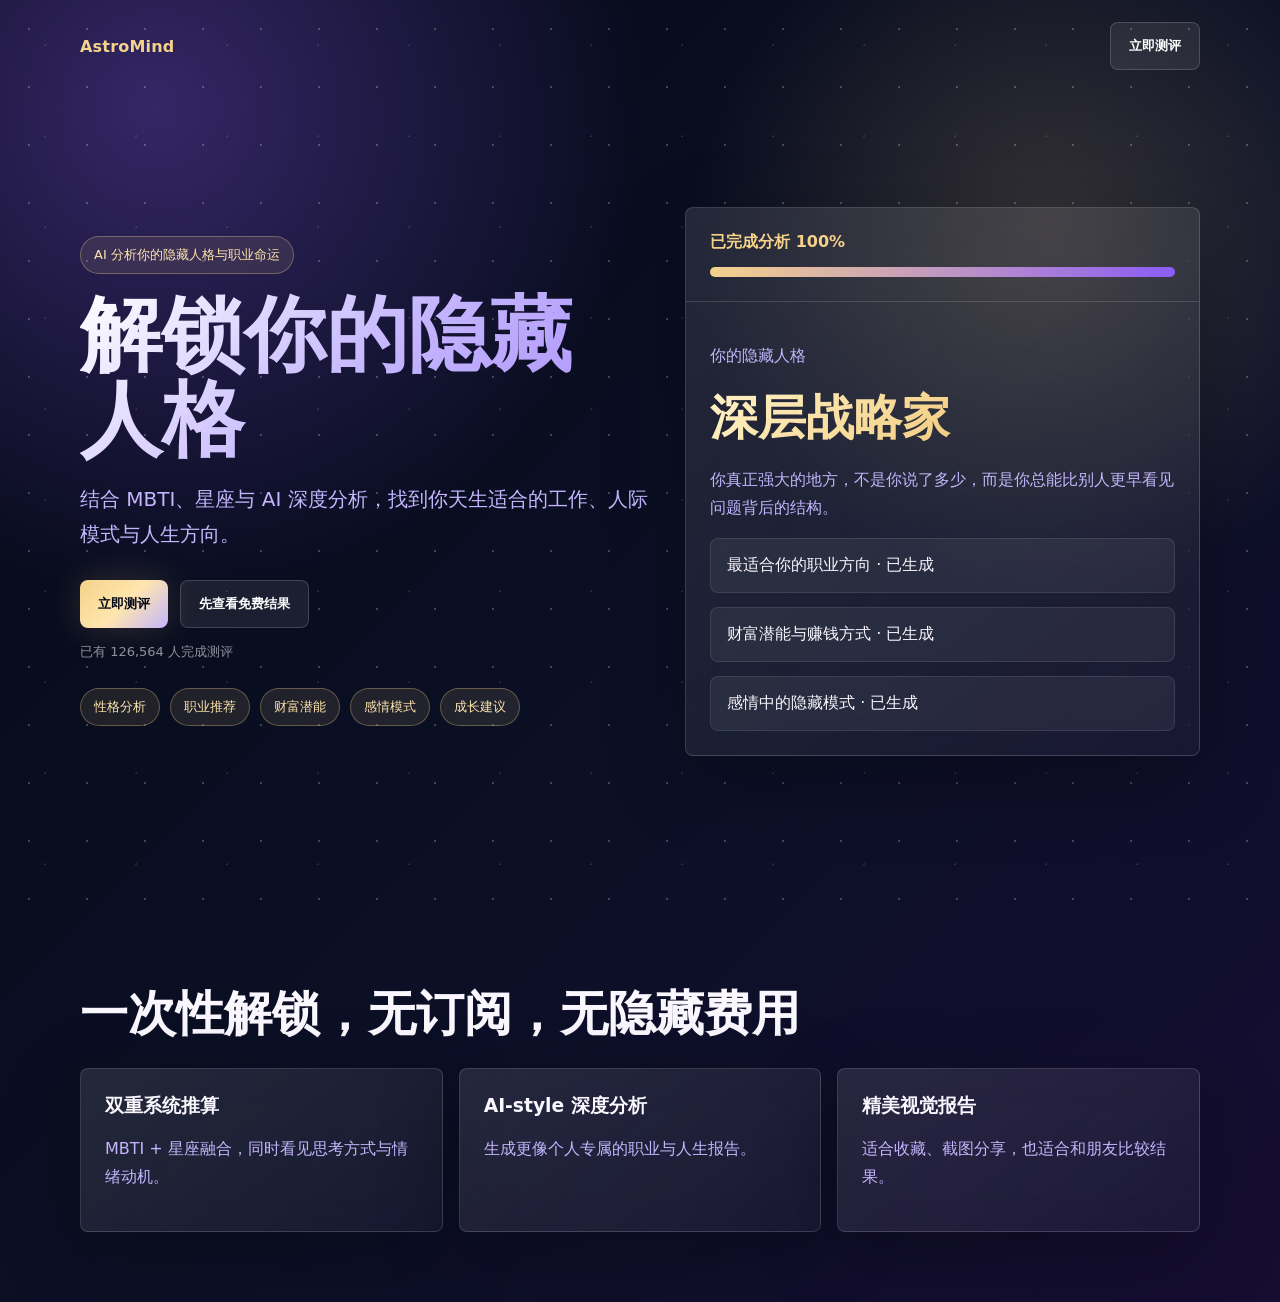
<file: astromind-test.html>
<!doctype html>
<html lang="zh-Hans">
<head>
  <meta charset="utf-8" />
  <meta name="viewport" content="width=device-width, initial-scale=1" />
  <title>AstroMind 测试版</title>
  <style>
    :root {
      --bg: #050816;
      --panel: rgba(255,255,255,.08);
      --line: rgba(255,255,255,.14);
      --text: #fbf7ff;
      --muted: #c4b5fd;
      --gold: #f5d28a;
      --purple: #8b5cf6;
    }
    * { box-sizing: border-box; }
    body {
      margin: 0;
      min-height: 100vh;
      color: var(--text);
      font-family: Inter, system-ui, -apple-system, "Segoe UI", sans-serif;
      background:
        radial-gradient(circle at 12% 8%, rgba(139,92,246,.35), transparent 30%),
        radial-gradient(circle at 82% 18%, rgba(245,210,138,.18), transparent 24%),
        linear-gradient(135deg, #050816, #0b1026 55%, #160d32);
      overflow-x: hidden;
    }
    body:before {
      content: "";
      position: fixed;
      inset: 0;
      pointer-events: none;
      background-image:
        radial-gradient(circle, rgba(255,255,255,.82) 1px, transparent 1px),
        radial-gradient(circle, rgba(245,210,138,.55) 1px, transparent 1px);
      background-size: 58px 58px, 91px 91px;
      opacity: .28;
    }
    .wrap { width: min(1120px, calc(100% - 32px)); margin: 0 auto; position: relative; z-index: 1; }
    .nav { display: flex; justify-content: space-between; align-items: center; padding: 22px 0; }
    .brand { color: var(--gold); font-weight: 800; letter-spacing: .2px; }
    .hero { min-height: calc(100vh - 80px); display: grid; grid-template-columns: 1.05fr .95fr; gap: 36px; align-items: center; padding: 28px 0 70px; }
    h1 { margin: 0; font-size: clamp(42px, 7vw, 82px); line-height: 1.04; letter-spacing: 0; }
    h2 { margin: 0; font-size: clamp(28px, 4vw, 48px); letter-spacing: 0; }
    h3 { margin: 0; }
    p { line-height: 1.75; }
    .lav { background: linear-gradient(135deg, white, #c4b5fd 50%, #a78bfa); -webkit-background-clip: text; color: transparent; }
    .gold { background: linear-gradient(135deg, #fff2c7, #f5d28a, #c99b42); -webkit-background-clip: text; color: transparent; }
    .muted { color: var(--muted); }
    .pill, .badge {
      display: inline-flex; gap: 8px; align-items: center;
      border: 1px solid rgba(245,210,138,.32);
      background: rgba(245,210,138,.1);
      color: #ffe6ae;
      border-radius: 999px;
      padding: 9px 13px;
      font-size: 13px;
    }
    .pills { display: flex; flex-wrap: wrap; gap: 10px; margin-top: 24px; }
    .card {
      border: 1px solid var(--line);
      background: linear-gradient(145deg, rgba(255,255,255,.11), rgba(255,255,255,.04));
      box-shadow: 0 24px 80px rgba(0,0,0,.3);
      backdrop-filter: blur(18px);
      border-radius: 8px;
      padding: 24px;
    }
    .btn {
      appearance: none;
      border: 0;
      border-radius: 8px;
      min-height: 48px;
      padding: 13px 18px;
      color: #050816;
      background: linear-gradient(135deg, #f5d28a, #ffe6ae, #c4b5fd);
      font-weight: 800;
      cursor: pointer;
      box-shadow: 0 0 36px rgba(245,210,138,.18);
    }
    .btn.secondary {
      color: white;
      border: 1px solid rgba(255,255,255,.16);
      background: rgba(255,255,255,.08);
      box-shadow: none;
    }
    .btn:disabled { opacity: .45; cursor: not-allowed; }
    .actions { display: flex; flex-wrap: wrap; gap: 12px; margin-top: 28px; }
    .preview { padding: 0; overflow: hidden; }
    .preview-head { padding: 24px; border-bottom: 1px solid var(--line); }
    .bar { height: 10px; background: rgba(255,255,255,.1); border-radius: 999px; overflow: hidden; }
    .bar span { display: block; height: 100%; width: 100%; background: linear-gradient(90deg, var(--gold), var(--purple)); }
    .locked { margin-top: 14px; padding: 16px; background: rgba(255,255,255,.06); border: 1px solid rgba(255,255,255,.1); border-radius: 8px; filter: blur(.2px); }
    .section { padding: 70px 0; }
    .grid { display: grid; gap: 16px; }
    .grid-3 { grid-template-columns: repeat(3, 1fr); }
    .grid-2 { grid-template-columns: repeat(2, 1fr); }
    .screen { min-height: 100vh; display: none; align-items: center; padding: 40px 0; }
    .screen.active { display: flex; }
    .test { width: min(760px, 100%); margin: 0 auto; }
    .progress { margin-bottom: 24px; }
    .progress-line { height: 8px; border-radius: 999px; background: rgba(255,255,255,.1); overflow: hidden; margin-top: 10px; }
    .progress-line span { display: block; height: 100%; background: linear-gradient(90deg, var(--gold), var(--purple)); transition: width .25s; }
    input, select {
      width: 100%;
      border: 1px solid rgba(255,255,255,.14);
      background: rgba(255,255,255,.08);
      color: white;
      border-radius: 8px;
      padding: 14px;
      outline: 0;
    }
    option { color: #111827; }
    .choices { display: grid; gap: 12px; margin-top: 18px; }
    .choice {
      text-align: left;
      border: 1px solid rgba(255,255,255,.12);
      background: rgba(255,255,255,.06);
      color: var(--muted);
      border-radius: 8px;
      padding: 15px;
      cursor: pointer;
    }
    .choice.selected { border-color: var(--gold); background: rgba(245,210,138,.14); color: white; }
    .likert { grid-template-columns: repeat(5, 1fr); }
    .orb {
      width: 210px; height: 210px; border-radius: 50%; margin: 0 auto 24px;
      background: radial-gradient(circle at 38% 30%, #f8e9b7, #8b5cf6 38%, #080a18 72%);
      box-shadow: 0 0 70px rgba(139,92,246,.45);
      animation: pulse 2.4s infinite ease-in-out;
    }
    @keyframes pulse { 50% { transform: scale(1.08); filter: brightness(1.2); } }
    .report-cover { border-color: rgba(245,210,138,.35); background: radial-gradient(circle at 16% 0%, rgba(245,210,138,.16), transparent 30%), rgba(255,255,255,.07); }
    .small { font-size: 13px; color: rgba(255,255,255,.55); }
    .hidden { display: none !important; }
    @media (max-width: 820px) {
      .hero, .grid-2, .grid-3 { grid-template-columns: 1fr; }
      .likert { grid-template-columns: 1fr; }
    }
  </style>
</head>
<body>
  <div id="landing">
    <div class="wrap">
      <div class="nav"><div class="brand">AstroMind</div><button class="btn secondary" onclick="startTest()">立即测评</button></div>
      <section class="hero">
        <div>
          <div class="pill">AI 分析你的隐藏人格与职业命运</div>
          <h1 class="lav" style="margin-top:18px">解锁你的隐藏人格</h1>
          <p class="muted" style="font-size:20px">结合 MBTI、星座与 AI 深度分析，找到你天生适合的工作、人际模式与人生方向。</p>
          <div class="actions"><button class="btn" onclick="startTest()">立即测评</button><button class="btn secondary" onclick="document.getElementById('sample').scrollIntoView()">先查看免费结果</button></div>
          <p class="small">已有 126,564 人完成测评</p>
          <div class="pills"><span class="badge">性格分析</span><span class="badge">职业推荐</span><span class="badge">财富潜能</span><span class="badge">感情模式</span><span class="badge">成长建议</span></div>
        </div>
        <div class="card preview">
          <div class="preview-head"><b style="color:var(--gold)">已完成分析 100%</b><div class="bar" style="margin-top:14px"><span></span></div></div>
          <div style="padding:24px">
            <p class="muted">你的隐藏人格</p><h2 class="gold">深层战略家</h2>
            <p class="muted">你真正强大的地方，不是你说了多少，而是你总能比别人更早看见问题背后的结构。</p>
            <div class="locked">最适合你的职业方向 · 已生成</div>
            <div class="locked">财富潜能与赚钱方式 · 已生成</div>
            <div class="locked">感情中的隐藏模式 · 已生成</div>
          </div>
        </div>
      </section>
      <section class="section" id="sample">
        <h2>一次性解锁，无订阅，无隐藏费用</h2>
        <div class="grid grid-3" style="margin-top:22px">
          <div class="card"><h3>双重系统推算</h3><p class="muted">MBTI + 星座融合，同时看见思考方式与情绪动机。</p></div>
          <div class="card"><h3>AI-style 深度分析</h3><p class="muted">生成更像个人专属的职业与人生报告。</p></div>
          <div class="card"><h3>精美视觉报告</h3><p class="muted">适合收藏、截图分享，也适合和朋友比较结果。</p></div>
        </div>
      </section>
    </div>
  </div>

  <div id="app" class="screen">
    <div class="wrap">
      <div class="test">
        <div class="progress"><div class="brand">AstroMind 测试版</div><div class="progress-line"><span id="progress"></span></div></div>
        <div class="card" id="stepCard"></div>
        <div class="actions"><button class="btn secondary" onclick="backStep()">上一步</button><button class="btn" id="nextBtn" onclick="nextStep()">下一步</button></div>
      </div>
    </div>
  </div>

  <div id="analyzing" class="screen">
    <div class="wrap">
      <div class="test card" style="text-align:center">
        <div class="orb"></div><p style="color:var(--gold);font-weight:800">AI-style analysis running</p>
        <h2 class="lav">正在解析你的隐藏人格</h2>
        <p class="muted">系统正在结合你的 MBTI 倾向、星座动机层、职业焦虑和人生阶段，生成报告。</p>
      </div>
    </div>
  </div>

  <div id="result" class="hidden">
    <div class="wrap section">
      <div class="card report-cover">
        <p style="color:var(--gold);font-weight:800">你的隐藏人格是</p>
        <h1 class="lav" id="archetype">深层战略家</h1>
        <p class="muted" id="summary"></p>
        <div class="pills" id="keywords"></div>
      </div>
      <div class="grid grid-3" style="margin-top:18px">
        <div class="card"><p style="color:var(--gold)">你的核心性格</p><h3 id="coreTitle"></h3><p class="muted" id="coreText"></p></div>
        <div class="card"><p style="color:var(--gold)">你的工作节奏</p><h3>先理解，再出手</h3><p class="muted">你适合先有独处思考，再进行关键沟通，最后把方向整理成可执行任务。</p></div>
        <div class="card"><p style="color:var(--gold)">你的隐藏优势</p><h3>判断力</h3><p class="muted">你不是单纯追随大众意见的人，很多选择会先经过自己的内在筛选。</p></div>
      </div>
      <div class="card" style="margin-top:18px;text-align:center">
        <h2>完整报告已生成</h2><p class="muted">测试版已跳过 payment，可直接查看完整 Premium 报告。</p>
        <button class="btn" onclick="showFull()">跳过付款，查看完整报告</button>
      </div>
    </div>
  </div>

  <div id="full" class="hidden">
    <div class="wrap section">
      <div class="card report-cover">
        <p style="color:var(--gold);font-weight:800">Premium Cosmic Report</p>
        <h1 class="lav" id="fullTitle"></h1>
        <p class="muted" id="fullMeta"></p>
      </div>
      <div class="grid grid-2" style="margin-top:18px">
        <div class="card"><h2>核心人格分析</h2><p class="muted" id="fullPersonality"></p></div>
        <div class="card"><h2>财富倾向</h2><p class="muted">你不适合只靠短期冲动赚钱。你更适合长期布局、专业能力变现、内容资产或副业产品化。</p></div>
        <div class="card"><h2>推荐职业</h2><div id="careers" class="grid"></div></div>
        <div class="card"><h2>感情与社交</h2><p class="muted">你需要的不是完美对象，而是能让你安全表达真实想法的人。越重要的关系，越需要练习把需求说得更直接。</p></div>
        <div class="card"><h2>30 天成长计划</h2><p class="muted">Week 1 自我觉察 · Week 2 职业清晰 · Week 3 技能方向 · Week 4 行动计划。</p></div>
        <div class="card"><h2>分享结果卡</h2><p class="muted" id="shareLine"></p><button class="btn secondary" onclick="window.print()">下载 / 打印 PDF</button></div>
      </div>
      <p class="small">This report is for self-reflection, entertainment, and personal growth reference only. It is not medical, psychological, or professional career advice.</p>
    </div>
  </div>

  <script>
    const state = { step: 0, nickname: "", email: "", age: "", status: "", concern: "", mbti: "", zodiac: "", answers: {} };
    const questions = [
      { type: "input", key: "nickname", title: "你希望报告怎样称呼你？", placeholder: "例如：Jia, 小林, Moon" },
      { type: "input", key: "email", title: "留下 Gmail / Email，方便之后保存或发送报告。", placeholder: "例如：yourname@gmail.com，可先留空" },
      { type: "choice", key: "age", title: "你的年龄范围是？", choices: ["18-21", "22-25", "26-30", "31-35", "36+"] },
      { type: "choice", key: "status", title: "你现在处在人生哪个阶段？", choices: ["学生", "刚毕业", "上班族", "创业者 / 老板", "想转换跑道", "还不确定"] },
      { type: "choice", key: "concern", title: "你现在最想解决的问题是？", choices: ["不知道什么工作适合我", "觉得现在卡住了", "想提高收入", "想开始创业", "想要更好的生活平衡", "想更了解自己"] },
      { type: "input", key: "mbti", title: "如果你已经知道 MBTI，可以直接输入。", placeholder: "例如 INTJ；不知道就留空，下一段会帮你测" },
      { type: "choice", key: "zodiac", title: "选择你的星座。", choices: ["白羊座", "金牛座", "双子座", "巨蟹座", "狮子座", "处女座", "天秤座", "天蝎座", "射手座", "摩羯座", "水瓶座", "双鱼座"] },
      { type: "likert", key: "ei1", side: "E", title: "我在社交之后通常会感到更有能量。" },
      { type: "likert", key: "ei2", side: "I", title: "我更喜欢一个人安静思考，而不是马上和别人讨论。" },
      { type: "likert", key: "ei3", side: "E", title: "在陌生环境中，我通常会主动开始对话。" },
      { type: "likert", key: "ei4", side: "I", title: "连续见很多人之后，我会需要独处恢复能量。" },
      { type: "likert", key: "ei5", side: "E", title: "我常常在表达过程中整理自己的想法。" },
      { type: "likert", key: "sn1", side: "S", title: "我更相信实际经验，而不是抽象想法。" },
      { type: "likert", key: "sn2", side: "N", title: "我常常会思考未来的可能性和隐藏意义。" },
      { type: "likert", key: "sn3", side: "S", title: "我做决定时会先看现实条件是否可行。" },
      { type: "likert", key: "sn4", side: "N", title: "重复的工作很容易让我失去动力。" },
      { type: "likert", key: "sn5", side: "N", title: "我喜欢从不同领域连接出新的想法。" },
      { type: "likert", key: "tf1", side: "T", title: "我做决定时更重视逻辑，而不是别人的感受。" },
      { type: "likert", key: "tf2", side: "F", title: "我很容易察觉别人情绪上的变化。" },
      { type: "likert", key: "tf3", side: "F", title: "即使事实正确，如果表达方式伤人，我也会犹豫。" },
      { type: "likert", key: "tf4", side: "T", title: "遇到问题时，我会先找根本原因，而不是先安抚情绪。" },
      { type: "likert", key: "tf5", side: "F", title: "我在意一个选择是否符合自己的价值观。" },
      { type: "likert", key: "jp1", side: "J", title: "我喜欢提前计划，而不是临时发挥。" },
      { type: "likert", key: "jp2", side: "P", title: "我不喜欢被太多规则限制。" },
      { type: "likert", key: "jp3", side: "J", title: "当事情没有明确安排时，我会感到不安。" },
      { type: "likert", key: "jp4", side: "P", title: "如果有新的可能性出现，我愿意改变原本计划。" },
      { type: "likert", key: "jp5", side: "J", title: "我完成任务时喜欢设定期限和优先级。" }
    ];
    const mbtiProfiles = {
      INTJ: { role: "系统战略者", opener: "你真正强大的地方，是能比别人更早看见问题背后的结构。", core: "你习惯先观察结构、推演后果，再决定是否投入。你不怕难题，但很怕无意义的忙碌。", career: "策略、产品、数据、研究、创业、商业分析", risk: "低自主权、反复救火、没有长期目标的环境会消耗你。", love: "你慢热，不轻易交出信任；一旦认定，会希望关系稳定、深刻、有边界。" },
      INTP: { role: "逻辑探索者", opener: "你不是没有行动力，你只是需要先理解一件事为什么值得做。", core: "你会自然拆解规则，寻找原理和模型。对你来说，真正吸引人的不是答案，而是答案如何被推导出来。", career: "研究、数据、产品分析、技术顾问、内容知识产品", risk: "太多会议、太少思考空间、只要求执行不允许质疑，会让你快速失焦。", love: "你需要精神交流和自由空间，不喜欢被情绪勒索或过度控制。" },
      ENTJ: { role: "目标掌控者", opener: "你不是天生想控制别人，你只是很难忍受明明可以变好却没人推进。", core: "你擅长看见目标、资源和杠杆点，并把混乱的人事物推向结果。", career: "管理、创业、顾问、销售策略、运营、商业发展", risk: "节奏太慢、责任不清、只谈感受不谈结果的环境，会让你烦躁。", love: "你欣赏有目标、有能力的人；关系中需要练习把温柔表达出来，而不只是解决问题。" },
      ENTP: { role: "破局创意家", opener: "你最有能量的时候，通常是在发现旧规则可以被重新设计的时候。", core: "你擅长找新角度、快速试错、用语言和观点打开局面。", career: "品牌策略、增长营销、创业、内容策略、销售、产品创新", risk: "重复流程、严格层级、不能实验的工作，会让你失去兴奋感。", love: "你需要好玩、有脑、有空间的关系；太沉闷或太黏会让你想逃。" },
      INFJ: { role: "灵魂观察者", opener: "你总能感受到别人没说出口的东西，也因此更需要一个清醒的未来。", core: "你会把人的情绪、动机和未来走向连接起来，常常比别人更早看见隐含变化。", career: "UX 研究、内容策略、心理教育、人群发展、品牌叙事、顾问", risk: "价值观冲突、表面社交、长期违背意义感的工作，会慢慢耗尽你。", love: "你需要深度理解和情绪安全感，不适合长期停留在模糊暧昧里。" },
      INFP: { role: "价值创造者", opener: "你不是太理想，你只是无法长期忍受一个空洞的人生脚本。", core: "你从价值观和真实感受出发，判断一件事是否值得投入。", career: "内容创作、品牌故事、设计、教育、社群、体验研究", risk: "只看 KPI、不尊重个人风格、长期压抑表达的环境，会让你失去自己。", love: "你浪漫、敏感、重视灵魂感，但需要练习把需求说清楚。" },
      ENFJ: { role: "人群点亮者", opener: "你真正的影响力，是让别人相信自己也可以变得更好。", core: "你擅长看见人的潜能，也会自然承担连接、组织和鼓舞的角色。", career: "教育培训、HR、客户成功、社群、品牌、公共沟通、管理", risk: "你容易过度负责，把别人的成长当成自己的责任。", love: "你给得很多，也需要被认真回应；不要只做关系里的照顾者。" },
      ENFP: { role: "灵感发动机", opener: "你不是没有定性，你只是需要一个值得你持续燃烧的方向。", core: "你很会看见可能性，也擅长把人、故事和机会连接起来。", career: "数字营销、内容策略、品牌、公关、活动、创业、销售策略", risk: "太单调、太封闭、没有成长感的工作，会让你很快熄火。", love: "你需要轻松、真诚和精神火花；关系里最怕被定义得太死。" },
      ISTJ: { role: "稳定执行者", opener: "你的可靠不是无聊，而是一种能让事情真正落地的力量。", core: "你重视事实、流程和责任，擅长把目标稳定推进。", career: "运营、财务、数据、项目管理、合规、行政管理", risk: "方向不断变化、标准模糊、责任不清，会让你感到不安。", love: "你不一定甜言蜜语，但会用行动证明认真和稳定。" },
      ISFJ: { role: "温柔守护者", opener: "你真正的能力，是在别人没注意到的地方把事情照顾好。", core: "你细腻、可靠、重视关系中的安全感，也很在意自己是否被需要。", career: "客户成功、HR、教育、医疗行政、运营、服务体验", risk: "长期被索取、没有感谢、边界不清，会让你积累委屈。", love: "你慢热但认真，适合稳定、有回应、有生活感的关系。" },
      ESTJ: { role: "现实统筹者", opener: "你擅长把混乱变成秩序，也愿意为结果承担责任。", core: "你重视效率、规则、责任和可衡量成果，适合管理资源与流程。", career: "运营管理、销售管理、财务规划、项目管理、行政主管", risk: "太抽象、太松散、没有明确指标的环境，会让你觉得浪费时间。", love: "你表达爱常常是解决问题和承担责任，也需要留意沟通温度。" },
      ESFJ: { role: "关系组织者", opener: "你不是只会照顾别人，你其实很懂如何让一个系统顺畅运作。", core: "你能读懂群体需求，也擅长建立信任、维护关系和推动合作。", career: "客户成功、HR、活动策划、教育、社群运营、销售服务", risk: "长期夹在冲突中、又不能表达自己，会让你很累。", love: "你需要稳定回应和明确承诺，不适合长期忽冷忽热。" },
      ISTP: { role: "冷静解题者", opener: "你最强的时候，是直接面对问题并找到最省力的解决方法。", core: "你重视实际效果、现场判断和自由度，不喜欢过度解释。", career: "数据、技术、运营优化、产品分析、金融工具、实战型顾问", risk: "过多情绪会议、微管理、没有操作空间，会让你想抽离。", love: "你需要空间和信任，关系中不喜欢被逼着立刻表达所有情绪。" },
      ISFP: { role: "感性实践者", opener: "你不是随便，你只是对真实和不真实非常敏感。", core: "你用体验、审美和价值感判断方向，适合把感受变成具体作品。", career: "设计、内容、品牌视觉、体验服务、社媒、创意执行", risk: "太僵硬、太功利、完全没有审美和自主空间，会削弱你。", love: "你温柔但有自己的界线，需要被尊重，而不是被安排。" },
      ESTP: { role: "机会捕手", opener: "你擅长在别人还在犹豫时，先抓住现场的机会。", core: "你行动快、反应快、能在真实市场和人群中校准判断。", career: "销售、BD、活动、创业、市场增长、谈判、现场运营", risk: "长期坐办公室、反馈太慢、规则太多，会让你感到被困住。", love: "你喜欢直接、有活力的互动，但需要避免只追求刺激。" },
      ESFP: { role: "魅力创造者", opener: "你能让体验变得有温度，也能让别人更愿意靠近。", core: "你擅长捕捉现场氛围、人的反应和真实体验，适合面向人群和内容。", career: "内容创作、活动、销售、品牌体验、客户关系、娱乐与服务", risk: "沉闷、重复、看不见人的工作，会让你很快失去热情。", love: "你需要热度、陪伴和真实回应，不适合太冷处理的关系。" }
    };
    const zodiacProfiles = {
      "白羊座": { traits: ["行动力", "直接", "开创"], emotion: "情绪来得快也恢复得快，最怕长期被压住节奏。", money: "容易为速度、体验和机会付费，适合练习延迟冲动。", growth: "行动前多做一次判断，会让你的冲劲更有威力。" },
      "金牛座": { traits: ["稳定", "审美", "耐力"], emotion: "表面稳定，内心很在意安全感和价值交换。", money: "适合稳定累积，也愿意为高品质投资。", growth: "不要因为怕变化而错过升级机会。" },
      "双子座": { traits: ["好奇", "表达", "学习快"], emotion: "你会用思考和表达消化情绪，但很容易被无聊感消耗。", money: "赚钱灵感多，也容易为新鲜事物花钱。", growth: "把灵感沉淀成作品或系统，价值会更高。" },
      "巨蟹座": { traits: ["保护欲", "感受力", "记忆深"], emotion: "你对环境和关系变化敏感，需要被理解的安全感。", money: "常为家人、空间和安全感消费。", growth: "不要让旧情绪阻止你重新选择。" },
      "狮子座": { traits: ["表现力", "领导感", "热情"], emotion: "你需要被看见和肯定，低落时却常装作没事。", money: "愿意为形象、体验和重要的人花钱。", growth: "不必一直证明自己，作品本身会说话。" },
      "处女座": { traits: ["细节", "优化", "专业"], emotion: "你常把焦虑转化成整理、改进和解决问题。", money: "重视性价比和实用价值，适合预算规划。", growth: "接纳不完美，也可以先前进。" },
      "天秤座": { traits: ["协调", "审美", "关系感"], emotion: "你对关系平衡敏感，容易为了和谐压下真实偏好。", money: "愿意为美感、社交和生活质感花钱。", growth: "练习更快做决定，不必每个人都满意。" },
      "天蝎座": { traits: ["深度", "策略", "忠诚"], emotion: "你情绪记忆深，信任建立慢，但一旦投入就很坚定。", money: "适合长期布局、研究型投资和专业能力变现。", growth: "不要把所有不确定都解读成危险。" },
      "射手座": { traits: ["自由", "探索", "乐观"], emotion: "你需要空间和远方感，被束缚时会快速失去热情。", money: "愿意为体验、学习和自由付费。", growth: "把远方的愿景拆成今天能做的一步。" },
      "摩羯座": { traits: ["长期主义", "责任感", "成就"], emotion: "你习惯把情绪收起来，用结果和责任证明自己。", money: "重视资产、储蓄和长期回报。", growth: "不要对自己苛刻到忘记生活本身。" },
      "水瓶座": { traits: ["独立", "创新", "系统"], emotion: "你常用理性观察情绪，需要空间处理内在复杂感受。", money: "愿意投资工具、学习和未来趋势。", growth: "让别人看见你的温度，而不只是观点。" },
      "双鱼座": { traits: ["共情", "想象", "灵感"], emotion: "你容易吸收环境情绪，需要清楚边界保护自己。", money: "可能凭感觉消费，适合自动储蓄机制。", growth: "把梦想具体化，把边界说清楚。" }
    };
    const archetypes = { "INTJ-天蝎座": "深层战略家", "ENFP-双子座": "灵感发动机", "INFJ-双鱼座": "灵魂观察者", "ENTJ-摩羯座": "长期掌控者", "ISFJ-巨蟹座": "温柔守护者", "ENTP-水瓶座": "未来破局者", "ESTJ-摩羯座": "现实掌控者", "INFP-天秤座": "温柔造梦者", "ESFP-狮子座": "人群发光体" };
    function startTest(){ document.getElementById("landing").classList.add("hidden"); document.getElementById("app").classList.add("active"); renderStep(); }
    function renderStep(){
      const q = questions[state.step]; document.getElementById("progress").style.width = ((state.step + 1) / questions.length * 100) + "%";
      let html = `<h2>${q.title}</h2>`;
      if(q.type === "input") html += `<div style="margin-top:18px"><input id="field" placeholder="${q.placeholder}" value="${state[q.key] || ""}" oninput="state['${q.key}']=this.value"></div>`;
      if(q.type === "choice") html += `<div class="choices">${q.choices.map(c => `<button class="choice ${state[q.key]===c?'selected':''}" onclick="state['${q.key}']='${c}';renderStep()">${c}</button>`).join("")}</div>`;
      if(q.type === "likert") html += `<div class="choices likert">${[1,2,3,4,5].map(n => `<button class="choice ${state.answers[q.key]===n?'selected':''}" onclick="state.answers['${q.key}']=${n};renderStep()"><b>${n}</b><br>${["非常不同意","不同意","普通","同意","非常同意"][n-1]}</button>`).join("")}</div>`;
      document.getElementById("stepCard").innerHTML = html;
      document.getElementById("nextBtn").textContent = state.step === questions.length - 1 ? "生成我的报告" : "下一步";
    }
    function backStep(){ if(state.step>0){ state.step--; renderStep(); } }
    function nextStep(){ if(state.step < questions.length - 1){ state.step++; renderStep(); } else analyze(); }
    function deriveMbti(){
      if(state.mbti && state.mbti.trim().length >= 4) {
        return { type: state.mbti.trim().toUpperCase().slice(0,4), confidence: 88, boundary: false };
      }
      const scores = { E:0, I:0, S:0, N:0, T:0, F:0, J:0, P:0 };
      questions.filter(q => q.type === "likert").forEach(q => {
        scores[q.side] += state.answers[q.key] || 3;
      });
      const pick = (a,b) => scores[a] >= scores[b] ? a : b;
      const axisConfidence = (a,b) => Math.round(50 + Math.abs(scores[a] - scores[b]) / Math.max(scores[a] + scores[b], 1) * 50);
      const type = `${pick("E","I")}${pick("S","N")}${pick("T","F")}${pick("J","P")}`;
      const confidence = Math.round((axisConfidence("E","I") + axisConfidence("S","N") + axisConfidence("T","F") + axisConfidence("J","P")) / 4);
      return { type, confidence, boundary: confidence < 60 };
    }
    function analyze(){ document.getElementById("app").classList.remove("active"); document.getElementById("analyzing").classList.add("active"); setTimeout(showResult, 1800); }
    function report(){
      const mbtiResult = deriveMbti();
      const mbti = mbtiResult.type;
      const profile = mbtiProfiles[mbti] || mbtiProfiles.INFJ;
      const z = state.zodiac || "天蝎座";
      const zodiac = zodiacProfiles[z] || zodiacProfiles["天蝎座"];
      const title = archetypes[`${mbti}-${z}`] || `${zodiac.traits[0]}${profile.role}`;
      const concernAdvice = {
        "不知道什么工作适合我": "你现在最需要的不是马上定终身，而是找出哪些工作会放大你的能量，哪些只是在消耗你。",
        "觉得现在卡住了": "卡住通常不是因为你没有能力，而是你现在的环境没有给你的核心优势足够出口。",
        "想提高收入": "你的收入突破点更可能来自专业能力变现、作品/案例积累，以及选择更有成长曲线的环境。",
        "想开始创业": "你适合先做小规模验证，把热情变成可重复的产品、服务或内容资产。",
        "想要更好的生活平衡": "你需要的不只是少工作，而是减少低意义消耗，把精力放在更有回报的任务上。",
        "想更了解自己": "你适合用一段时间观察：什么让你有能量，什么让你越来越不像自己。"
      }[state.concern] || "你需要一个能验证自己能力、也允许你保留节奏的下一步。";
      return { mbti, confidence: mbtiResult.confidence, boundary: mbtiResult.boundary, z, zodiac, traits: zodiac.traits, title, profile, concernAdvice };
    }
    function showResult(){
      const r = report();
      document.getElementById("analyzing").classList.remove("active"); document.getElementById("result").classList.remove("hidden");
      document.getElementById("archetype").textContent = r.title;
      document.getElementById("summary").textContent = `${state.nickname || "你"}，${r.profile.opener} ${r.concernAdvice} ${r.boundary ? "你的 MBTI 结果接近边界型，说明你在不同环境下会展现不同面向。" : ""}`;
      document.getElementById("keywords").innerHTML = [r.mbti, `信心 ${r.confidence}%`, r.z, ...r.traits].map(x => `<span class="badge">${x}</span>`).join("");
      document.getElementById("coreTitle").textContent = r.traits[0];
      document.getElementById("coreText").textContent = `${r.profile.core} 星座层面，${r.z} 让你的情绪底色更偏向「${r.traits.join("、")}」。`;
      window.scrollTo(0,0);
    }
    function showFull(){
      const r = report();
      document.getElementById("result").classList.add("hidden"); document.getElementById("full").classList.remove("hidden");
      document.getElementById("fullTitle").textContent = r.title;
      document.getElementById("fullMeta").textContent = `${state.nickname || "匿名用户"} · ${r.mbti} + ${r.z} · MBTI 信心 ${r.confidence}% · ${state.email || "未填写 Gmail"} · Premium 测试报告`;
      document.getElementById("fullPersonality").textContent = `${r.profile.core} ${r.profile.risk} 情绪层面，${r.zodiac.emotion} ${r.zodiac.growth}`;
      const careerPool = r.profile.career.split("、");
      document.getElementById("careers").innerHTML = careerPool.concat(["个人品牌", "副业产品化"]).slice(0,8).map((c,i)=>`<div class="locked" style="filter:none"><b>${c}</b><br><span class="muted">匹配度 ${96-i*3}% · ${i < 3 ? "高度符合你的 MBTI 工作风格。" : "可作为中长期探索方向。"} ${r.profile.risk}</span></div>`).join("");
      document.querySelector("#full .grid-2 .card:nth-child(2) p").textContent = `${r.zodiac.money} 结合你的 ${r.mbti} 倾向，你更适合用「能力沉淀 + 可复制作品 + 长期信用」来提高收入，而不是只靠短期冲动。`;
      document.querySelector("#full .grid-2 .card:nth-child(4) p").textContent = r.profile.love + " " + r.zodiac.emotion;
      document.getElementById("shareLine").textContent = `我的隐藏人格是：${r.title} · ${r.mbti} · ${r.z}`;
      window.scrollTo(0,0);
    }
  </script>
</body>
</html>
</file>
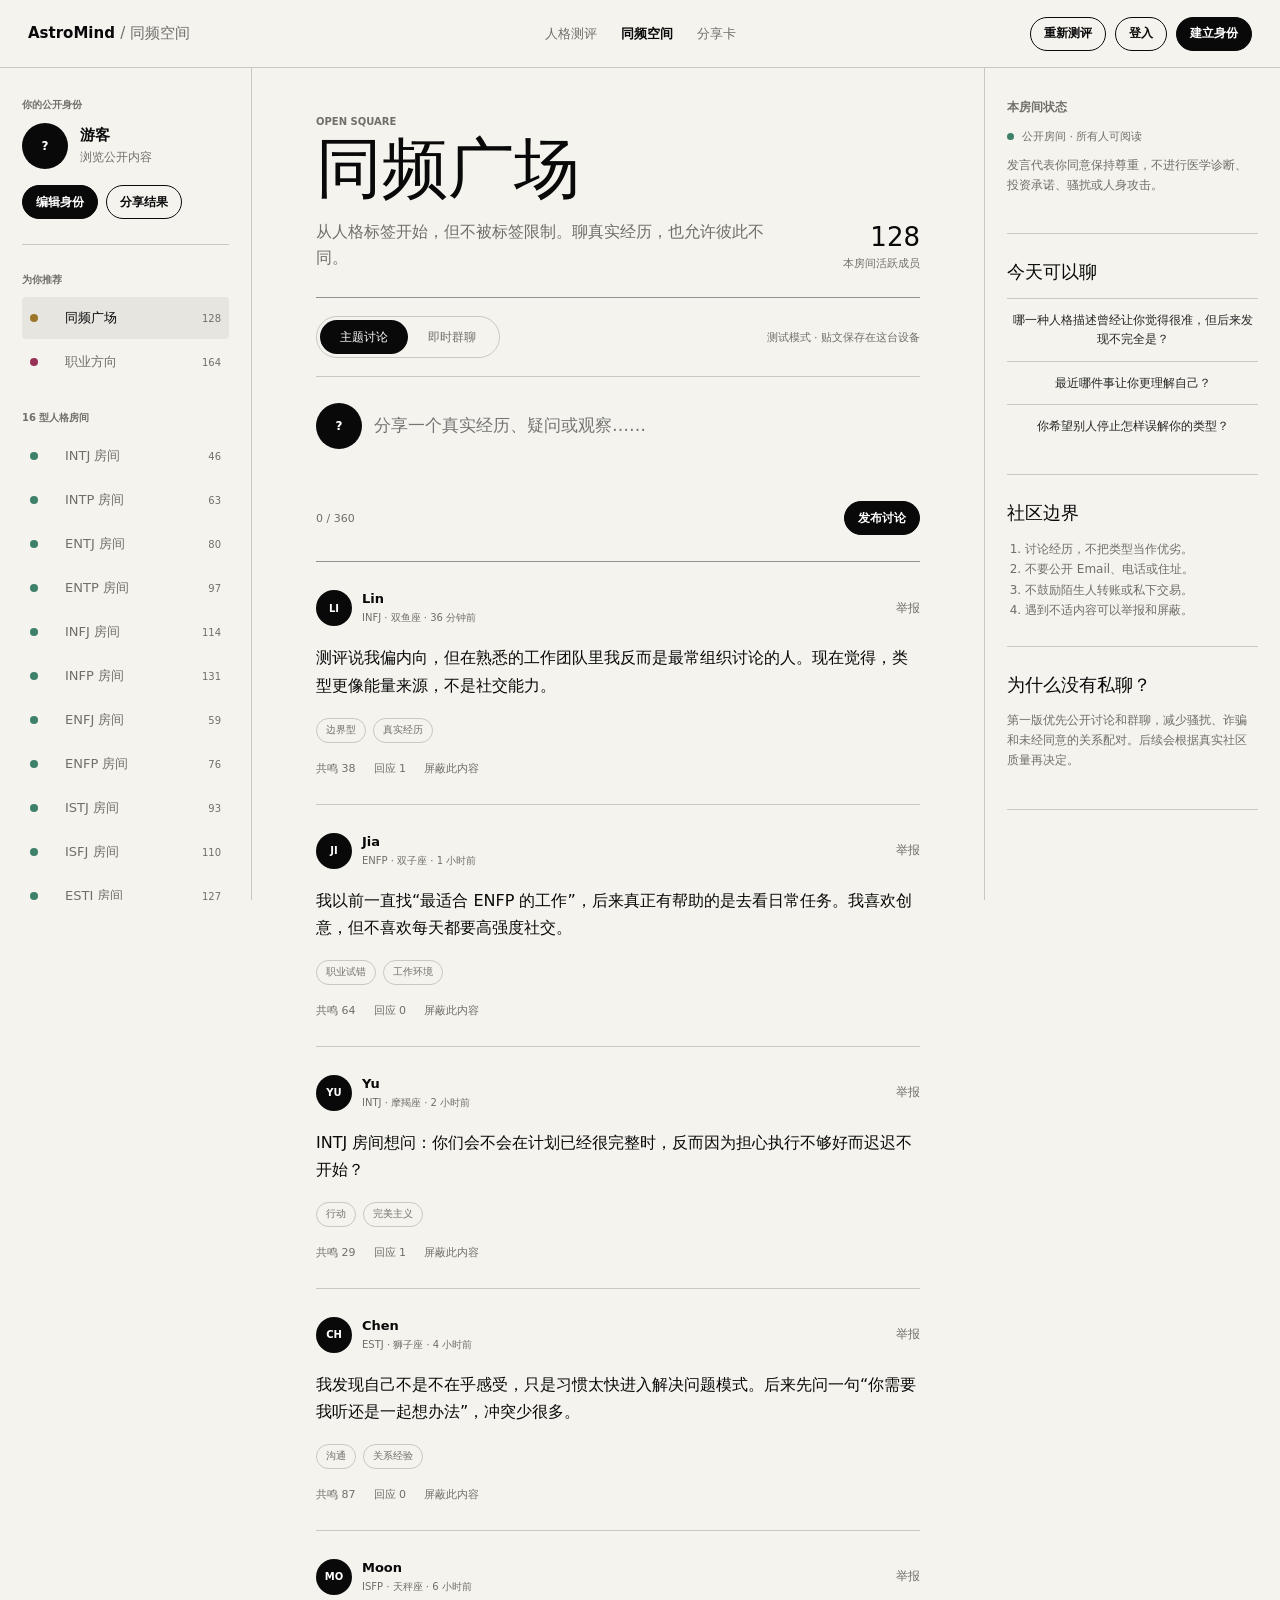
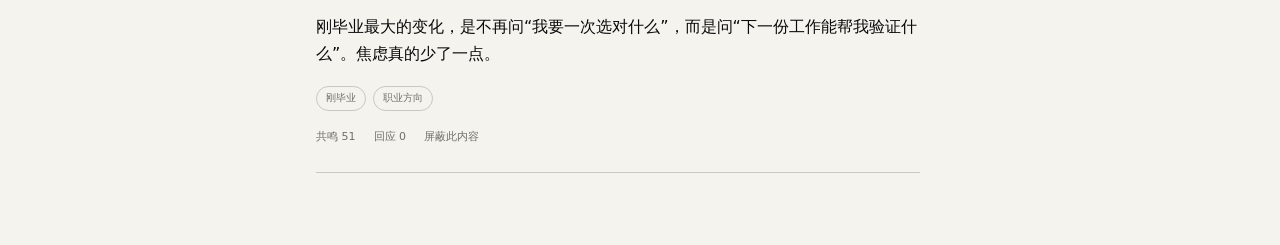
<file: community.html>
<!doctype html>
<html lang="zh-Hans">
<head>
  <meta charset="utf-8" />
  <meta name="viewport" content="width=device-width, initial-scale=1" />
  <title>同频空间｜AstroMind</title>
  <meta name="description" content="进入 AstroMind 同频空间，与不同 MBTI 人群讨论职业、关系、成长与真实生活。" />
  <meta name="theme-color" content="#f4f3ee" />
  <link rel="stylesheet" href="assets/community.css" />
</head>
<body>
  <div class="community-shell">
    <header class="community-header">
      <a class="brand-link" href="index.html">AstroMind <span>/ 同频空间</span></a>
      <nav class="header-nav" aria-label="主要导航">
        <a href="index.html">人格测评</a>
        <a href="community.html" aria-current="page">同频空间</a>
        <a href="share.html">分享卡</a>
      </nav>
      <div class="header-actions">
        <a class="button secondary small" href="index.html">重新测评</a>
        <a class="button secondary small" href="login.html">登入</a>
        <button class="button small" id="profileButton" type="button">建立身份</button>
      </div>
    </header>

    <div class="community-layout">
      <aside class="sidebar" aria-label="社区房间">
        <section class="identity-card">
          <p class="eyebrow">你的公开身份</p>
          <div class="identity-top">
            <div class="avatar" id="sidebarAvatar">?</div>
            <div>
              <h2 class="identity-name" id="sidebarName">游客</h2>
              <p class="identity-meta" id="sidebarMeta">浏览公开内容</p>
            </div>
          </div>
          <div class="identity-actions">
            <button class="button small" id="editProfileButton" type="button">编辑身份</button>
            <button class="button secondary small" id="shareProfileButton" type="button">分享结果</button>
          </div>
        </section>

        <p class="sidebar-heading">为你推荐</p>
        <div class="room-list" id="recommendedRooms"></div>

        <p class="sidebar-heading">16 型人格房间</p>
        <div class="room-list" id="mbtiRooms"></div>

        <p class="sidebar-heading">生活主题</p>
        <div class="room-list" id="topicRooms"></div>
      </aside>

      <main class="main-stream">
        <div class="stream-inner">
          <div class="mobile-room-strip" id="mobileRoomStrip" aria-label="快速切换房间"></div>

          <section class="room-hero">
            <div>
              <p class="eyebrow" id="roomEyebrow">PERSONALITY ROOM</p>
              <h1 id="roomTitle">同频广场</h1>
              <p class="room-description" id="roomDescription">从人格标签开始，但不被标签限制。聊真实经历，也允许彼此不同。</p>
            </div>
            <div class="room-stat">
              <strong id="roomOnlineCount">128</strong>
              <span>本房间活跃成员</span>
            </div>
          </section>

          <div class="stream-controls">
            <div class="segment" role="tablist" aria-label="内容模式">
              <button class="active" id="discussionTab" type="button" role="tab" aria-selected="true">主题讨论</button>
              <button id="chatTab" type="button" role="tab" aria-selected="false">即时群聊</button>
            </div>
            <span class="mode-note" id="modeNote">测试模式 · 内容保存在这台设备</span>
          </div>

          <section id="discussionView">
            <form class="composer" id="postForm">
              <div class="composer-top">
                <div class="avatar" id="composerAvatar">?</div>
                <textarea id="postInput" maxlength="360" placeholder="分享一个真实经历、疑问或观察……" aria-label="发布内容"></textarea>
              </div>
              <div class="composer-footer">
                <span class="character-count"><span id="postCount">0</span> / 360</span>
                <button class="button small" type="submit">发布讨论</button>
              </div>
            </form>
            <div class="post-list" id="postList"></div>
          </section>

          <section class="chat-view hidden" id="chatView">
            <div class="chat-stream" id="chatStream" aria-live="polite"></div>
            <form class="chat-composer" id="chatForm">
              <textarea id="chatInput" maxlength="240" placeholder="在公开房间说点什么……" aria-label="群聊消息"></textarea>
              <button class="button small" type="submit">发送</button>
            </form>
          </section>
        </div>
      </main>

      <aside class="context-panel" aria-label="房间信息">
        <section class="context-block">
          <p class="eyebrow">本房间状态</p>
          <div class="status-line"><span class="status-dot"></span><span>公开房间 · 所有人可阅读</span></div>
          <p>发言代表你同意保持尊重，不进行医学诊断、投资承诺、骚扰或人身攻击。</p>
        </section>
        <section class="context-block">
          <h2>今天可以聊</h2>
          <div class="prompt-list" id="promptList"></div>
        </section>
        <section class="context-block">
          <h2>社区边界</h2>
          <ol class="guideline-list">
            <li>讨论经历，不把类型当作优劣。</li>
            <li>不要公开 Email、电话或住址。</li>
            <li>不鼓励陌生人转账或私下交易。</li>
            <li>遇到不适内容可以举报和屏蔽。</li>
          </ol>
        </section>
        <section class="context-block">
          <h2>为什么没有私聊？</h2>
          <p>第一版优先公开讨论和群聊，减少骚扰、诈骗和未经同意的关系配对。后续会根据真实社区质量再决定。</p>
        </section>
      </aside>
    </div>
  </div>

  <div class="modal-backdrop hidden" id="profileModal" role="dialog" aria-modal="true" aria-labelledby="profileModalTitle">
    <form class="modal" id="profileForm">
      <div class="modal-head">
        <div>
          <p class="eyebrow">PUBLIC IDENTITY</p>
          <h2 id="profileModalTitle">建立同频身份</h2>
        </div>
        <button class="icon-button" id="closeProfileModal" type="button" aria-label="关闭">×</button>
      </div>
      <p class="modal-copy">这里只建立公开社区身份。不会展示 Email、生日、完整报告或付款资料。正式上线后可接 Email 验证、手机号或微信登录。</p>
      <div class="form-grid">
        <div class="field full">
          <label for="profileNickname">昵称</label>
          <input id="profileNickname" name="nickname" maxlength="24" placeholder="你希望大家怎样称呼你" required />
        </div>
        <div class="field full profile-choice-field">
          <label id="profileMbtiLabel">MBTI 人格类型</label>
          <div class="choice-picker" id="profileMbtiPicker">
            <input id="profileMbti" name="mbti" type="hidden" />
            <button class="choice-trigger" id="profileMbtiTrigger" type="button" aria-expanded="false" aria-controls="profileMbtiOptions" aria-labelledby="profileMbtiLabel profileMbtiSelected">
              <span class="choice-monogram" id="profileMbtiMark" aria-hidden="true">16</span>
              <span class="choice-trigger-copy">
                <small>PERSONALITY SIGNAL</small>
                <strong id="profileMbtiSelected">选择你的 MBTI</strong>
                <span id="profileMbtiHint">从四组偏好中找到最接近你的类型</span>
              </span>
              <span class="choice-chevron" aria-hidden="true"></span>
            </button>
            <div class="choice-popover mbti-choice-grid hidden" id="profileMbtiOptions" role="listbox" aria-labelledby="profileMbtiLabel"></div>
          </div>
        </div>
        <div class="field full profile-choice-field">
          <label id="profileZodiacLabel">星座</label>
          <div class="choice-picker" id="profileZodiacPicker">
            <input id="profileZodiac" name="zodiac" type="hidden" />
            <button class="choice-trigger" id="profileZodiacTrigger" type="button" aria-expanded="false" aria-controls="profileZodiacOptions" aria-labelledby="profileZodiacLabel profileZodiacSelected">
              <span class="choice-monogram zodiac-mark" id="profileZodiacMark" aria-hidden="true">✦</span>
              <span class="choice-trigger-copy">
                <small>CELESTIAL LAYER</small>
                <strong id="profileZodiacSelected">选择你的星座</strong>
                <span id="profileZodiacHint">作为情绪与动机风格的辅助参考</span>
              </span>
              <span class="choice-chevron" aria-hidden="true"></span>
            </button>
            <div class="choice-popover zodiac-choice-grid hidden" id="profileZodiacOptions" role="listbox" aria-labelledby="profileZodiacLabel"></div>
          </div>
        </div>
        <div class="field full">
          <label for="profileBio">一句自我介绍（选填）</label>
          <input id="profileBio" name="bio" maxlength="70" placeholder="例如：刚毕业，正在找适合自己的产品方向" />
        </div>
      </div>
      <label class="check-row">
        <input id="profileAgreement" type="checkbox" required />
        <span>我会尊重其他人格类型，不发布联系方式、诈骗内容、歧视、骚扰或医学诊断。</span>
      </label>
      <p class="form-error" id="profileError" role="alert"></p>
      <div class="modal-actions">
        <button class="button secondary" id="cancelProfileButton" type="button">稍后再说</button>
        <button class="button" type="submit">进入同频空间</button>
      </div>
    </form>
  </div>

  <div class="toast hidden" id="toast" role="status"></div>
  <script src="assets/community.js"></script>
</body>
</html>
</file>
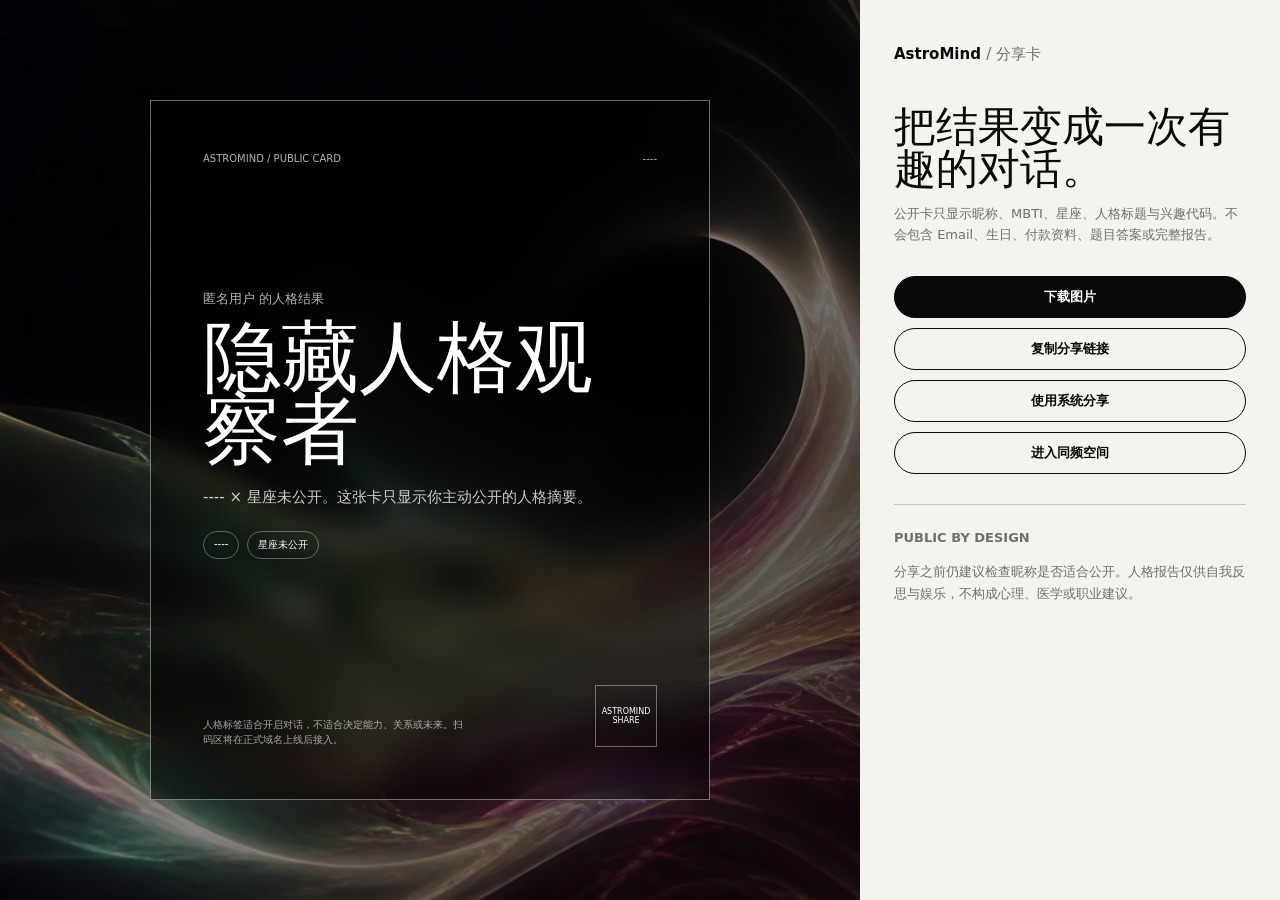
<file: share.html>
<!doctype html>
<html lang="zh-Hans">
<head>
  <meta charset="utf-8" />
  <meta name="viewport" content="width=device-width, initial-scale=1" />
  <title>我的 AstroMind 人格卡</title>
  <meta name="description" content="查看一张公开的 AstroMind 人格结果卡，并进入同频空间。" />
  <meta name="theme-color" content="#050505" />
  <link rel="stylesheet" href="assets/community.css" />
</head>
<body>
  <main class="share-page">
    <section class="share-stage">
      <article class="share-card" id="shareCard">
        <div class="share-card-top"><span>AstroMind / Public Card</span><span id="cardMbtiTop">----</span></div>
        <div>
          <p class="share-card-name" id="cardName">匿名用户的人格结果</p>
          <h1 id="cardTitle">隐藏人格</h1>
          <p class="share-card-line" id="cardLine">这是一张公开分享卡，不包含完整报告或私人资料。</p>
          <div class="share-tags" id="cardTags"></div>
        </div>
        <div class="share-code">
          <p>人格标签适合开启对话，不适合决定能力、关系或未来。扫码区将在正式域名上线后接入。</p>
          <div class="share-code-box">ASTROMIND<br />SHARE</div>
        </div>
      </article>
    </section>

    <aside class="share-controls">
      <a class="brand-link" href="index.html">AstroMind <span>/ 分享卡</span></a>
      <h2>把结果变成一次有趣的对话。</h2>
      <p>公开卡只显示昵称、MBTI、星座、人格标题与兴趣代码。不会包含 Email、生日、付款资料、题目答案或完整报告。</p>
      <div class="share-actions">
        <button class="button" id="downloadCardButton" type="button">下载图片</button>
        <button class="button secondary" id="copyLinkButton" type="button">复制分享链接</button>
        <button class="button secondary" id="systemShareButton" type="button">使用系统分享</button>
        <a class="button secondary" id="communityLink" href="community.html">进入同频空间</a>
      </div>
      <div class="share-privacy">
        <p class="eyebrow">PUBLIC BY DESIGN</p>
        <p>分享之前仍建议检查昵称是否适合公开。人格报告仅供自我反思与娱乐，不构成心理、医学或职业建议。</p>
      </div>
      <p class="form-error" id="shareStatus" role="status"></p>
    </aside>
  </main>

  <canvas id="shareCanvas" width="1080" height="1350" class="hidden"></canvas>
  <script src="assets/share.js"></script>
</body>
</html>
</file>
<file: assets/community.css>
:root {
  --ink: #090909;
  --ink-soft: #252525;
  --paper: #f4f3ee;
  --paper-bright: #fff;
  --quiet: #706f69;
  --line: rgba(9, 9, 9, 0.18);
  --line-strong: rgba(9, 9, 9, 0.42);
  --gold: #9c752b;
  --jade: #3f806b;
  --berry: #982f56;
  --danger: #9c2546;
  --ease: cubic-bezier(.19, 1, .22, 1);
}

* { box-sizing: border-box; }
html { scroll-behavior: smooth; }
body {
  margin: 0;
  min-height: 100vh;
  overflow-x: hidden;
  color: var(--ink);
  background: var(--paper);
  font-family: Inter, "PingFang SC", "Microsoft YaHei", "Noto Sans CJK SC", system-ui, sans-serif;
  -webkit-font-smoothing: antialiased;
}
button, input, textarea, select { font: inherit; }
button, a { -webkit-tap-highlight-color: transparent; }
button:focus-visible, input:focus-visible, textarea:focus-visible, select:focus-visible, a:focus-visible {
  outline: 2px solid var(--ink);
  outline-offset: 3px;
}
a { color: inherit; }
.hidden { display: none !important; }
.community-shell { min-height: 100vh; }

.community-header {
  position: sticky;
  top: 0;
  z-index: 20;
  display: grid;
  grid-template-columns: 1fr auto 1fr;
  align-items: center;
  min-height: 68px;
  padding: 0 28px;
  border-bottom: 1px solid var(--line);
  background: rgba(244, 243, 238, .94);
  backdrop-filter: blur(16px);
}
.brand-link { text-decoration: none; font-size: 15px; font-weight: 700; }
.brand-link span { color: var(--quiet); font-weight: 500; }
.header-nav { display: flex; align-items: center; gap: 24px; font-size: 13px; }
.header-nav a { color: var(--quiet); text-decoration: none; }
.header-nav a[aria-current="page"] { color: var(--ink); font-weight: 700; }
.header-actions { display: flex; justify-content: flex-end; align-items: center; gap: 9px; }

.icon-button,
.button,
.segment button,
.room-button,
.text-button {
  appearance: none;
  border: 0;
  color: inherit;
  background: transparent;
  cursor: pointer;
}
.button {
  min-height: 42px;
  display: inline-flex;
  align-items: center;
  justify-content: center;
  gap: 8px;
  padding: 10px 18px;
  border: 1px solid var(--ink);
  border-radius: 999px;
  color: #fff;
  background: var(--ink);
  font-size: 13px;
  font-weight: 650;
  text-decoration: none;
  transition: transform .25s var(--ease), color .25s ease, background .25s ease;
}
.button:hover { transform: translateY(-2px); }
.button:active { transform: scale(.97); }
.button.secondary { color: var(--ink); background: transparent; }
.button.small { min-height: 34px; padding: 7px 13px; font-size: 12px; }
.button:disabled { opacity: .42; cursor: not-allowed; transform: none; }
.icon-button {
  width: 38px;
  height: 38px;
  display: inline-grid;
  place-items: center;
  border: 1px solid var(--line);
  border-radius: 50%;
  font-size: 17px;
}
.text-button { padding: 0; color: var(--quiet); font-size: 12px; }
.text-button:hover { color: var(--ink); }

.community-layout {
  width: min(1440px, 100%);
  min-height: calc(100vh - 68px);
  display: grid;
  grid-template-columns: 252px minmax(0, 1fr) 296px;
  margin: 0 auto;
}
.sidebar,
.context-panel {
  position: sticky;
  top: 68px;
  height: calc(100vh - 68px);
  overflow-y: auto;
  padding: 30px 22px;
}
.sidebar { border-right: 1px solid var(--line); }
.context-panel { border-left: 1px solid var(--line); }
.main-stream { min-width: 0; padding: 34px clamp(24px, 5vw, 72px) 72px; }
.stream-inner { width: min(760px, 100%); margin: 0 auto; }

.eyebrow {
  margin: 0 0 11px;
  color: var(--quiet);
  font-size: 10px;
  font-weight: 700;
  text-transform: uppercase;
}
.sidebar-heading {
  margin: 28px 0 10px;
  color: var(--quiet);
  font-size: 10px;
  font-weight: 700;
  text-transform: uppercase;
}
.identity-card {
  padding-bottom: 25px;
  border-bottom: 1px solid var(--line);
}
.identity-top { display: flex; align-items: center; gap: 12px; }
.avatar {
  width: 46px;
  height: 46px;
  flex: 0 0 auto;
  display: grid;
  place-items: center;
  border-radius: 50%;
  color: #fff;
  background: var(--ink);
  font-size: 12px;
  font-weight: 800;
}
.identity-name { margin: 0 0 4px; font-size: 15px; }
.identity-meta { margin: 0; color: var(--quiet); font-size: 12px; }
.identity-actions { display: flex; gap: 8px; margin-top: 16px; }

.room-list { display: grid; gap: 2px; }
.room-button {
  width: 100%;
  min-height: 42px;
  display: grid;
  grid-template-columns: 28px 1fr auto;
  align-items: center;
  gap: 7px;
  padding: 8px 8px;
  text-align: left;
  border-radius: 4px;
  color: var(--quiet);
  transition: color .2s ease, background .2s ease;
}
.room-button:hover,
.room-button.active { color: var(--ink); background: rgba(9, 9, 9, .055); }
.room-mark { width: 8px; height: 8px; border-radius: 50%; background: var(--gold); }
.room-button[data-kind="mbti"] .room-mark { background: var(--jade); }
.room-button[data-kind="topic"] .room-mark { background: var(--berry); }
.room-label { overflow: hidden; text-overflow: ellipsis; white-space: nowrap; font-size: 13px; }
.room-count { color: var(--quiet); font-size: 10px; }

.mobile-room-strip {
  display: none;
  gap: 8px;
  overflow-x: auto;
  margin: 0 -16px 22px;
  padding: 0 16px 8px;
  scrollbar-width: none;
}
.mobile-room-strip::-webkit-scrollbar { display: none; }
.room-chip {
  flex: 0 0 auto;
  min-height: 34px;
  padding: 7px 13px;
  border: 1px solid var(--line);
  border-radius: 999px;
  background: transparent;
  font-size: 12px;
  cursor: pointer;
}
.room-chip.active { color: #fff; background: var(--ink); border-color: var(--ink); }

.room-hero {
  display: grid;
  grid-template-columns: 1fr auto;
  gap: 28px;
  align-items: end;
  padding: 14px 0 26px;
  border-bottom: 1px solid var(--line-strong);
}
.room-hero h1 { margin: 0; font-size: clamp(38px, 6vw, 66px); line-height: .95; font-weight: 350; letter-spacing: 0; }
.room-description { max-width: 600px; margin: 18px 0 0; color: var(--quiet); line-height: 1.65; }
.room-stat { min-width: 120px; text-align: right; }
.room-stat strong { display: block; font-size: 26px; font-weight: 450; }
.room-stat span { color: var(--quiet); font-size: 11px; }

.stream-controls {
  display: flex;
  align-items: center;
  justify-content: space-between;
  gap: 16px;
  padding: 18px 0;
  border-bottom: 1px solid var(--line);
}
.segment {
  display: inline-grid;
  grid-template-columns: repeat(2, 1fr);
  padding: 3px;
  border: 1px solid var(--line);
  border-radius: 999px;
}
.segment button {
  min-width: 88px;
  min-height: 34px;
  border-radius: 999px;
  color: var(--quiet);
  font-size: 12px;
}
.segment button.active { color: #fff; background: var(--ink); }
.mode-note { color: var(--quiet); font-size: 11px; }

.composer {
  padding: 26px 0;
  border-bottom: 1px solid var(--line-strong);
}
.composer-top { display: flex; gap: 12px; }
.composer textarea,
.chat-composer textarea {
  width: 100%;
  resize: none;
  border: 0;
  outline: 0;
  color: var(--ink);
  background: transparent;
  line-height: 1.6;
}
.composer textarea { min-height: 84px; padding: 9px 0; font-size: 17px; }
.composer-footer,
.chat-composer {
  display: flex;
  justify-content: space-between;
  align-items: center;
  gap: 14px;
  margin-top: 14px;
}
.character-count { color: var(--quiet); font-size: 11px; }

.post-list { display: grid; }
.post {
  padding: 28px 0;
  border-bottom: 1px solid var(--line);
  animation: rise .55s var(--ease) both;
}
.post-head { display: flex; align-items: center; justify-content: space-between; gap: 14px; }
.post-author { display: flex; align-items: center; gap: 10px; }
.post-author .avatar { width: 36px; height: 36px; font-size: 10px; }
.post-author b { display: block; font-size: 13px; }
.post-meta { color: var(--quiet); font-size: 10px; }
.post-content { margin: 18px 0; font-size: 16px; line-height: 1.72; white-space: pre-wrap; overflow-wrap: anywhere; }
.post-tags { display: flex; flex-wrap: wrap; gap: 7px; }
.tag {
  display: inline-flex;
  min-height: 25px;
  align-items: center;
  padding: 4px 9px;
  border: 1px solid var(--line);
  border-radius: 999px;
  color: var(--quiet);
  font-size: 10px;
}
.post-actions { display: flex; gap: 18px; margin-top: 18px; }
.post-action {
  appearance: none;
  padding: 0;
  border: 0;
  color: var(--quiet);
  background: transparent;
  font-size: 11px;
  cursor: pointer;
}
.post-action:hover,
.post-action.active { color: var(--berry); }
.reply-zone { margin: 20px 0 0 46px; padding-left: 16px; border-left: 1px solid var(--line); }
.reply { padding: 12px 0; }
.reply + .reply { border-top: 1px solid var(--line); }
.reply b { font-size: 11px; }
.reply p { margin: 5px 0 0; color: var(--ink-soft); font-size: 13px; line-height: 1.55; }
.reply-form { display: flex; gap: 8px; margin-top: 10px; }
.reply-form input {
  min-width: 0;
  flex: 1;
  border: 0;
  border-bottom: 1px solid var(--line-strong);
  color: var(--ink);
  background: transparent;
  outline: 0;
}
.empty-state { padding: 70px 0; text-align: center; color: var(--quiet); }

.chat-view { padding-top: 8px; }
.chat-stream {
  min-height: 420px;
  max-height: 62vh;
  overflow-y: auto;
  padding: 18px 0;
  border-bottom: 1px solid var(--line-strong);
}
.chat-day { margin: 12px 0 20px; text-align: center; color: var(--quiet); font-size: 10px; }
.message { display: grid; grid-template-columns: 36px minmax(0, 1fr); gap: 10px; margin-bottom: 17px; }
.message .avatar { width: 36px; height: 36px; font-size: 10px; }
.message-head { display: flex; align-items: baseline; gap: 8px; }
.message-head b { font-size: 12px; }
.message-head span { color: var(--quiet); font-size: 10px; }
.message p { margin: 4px 0 0; font-size: 14px; line-height: 1.55; overflow-wrap: anywhere; }
.chat-composer {
  margin: 0;
  padding: 18px 0;
  align-items: flex-end;
}
.chat-composer textarea { min-height: 48px; max-height: 120px; padding: 10px 0; }

.context-block { padding: 0 0 26px; margin-bottom: 26px; border-bottom: 1px solid var(--line); }
.context-block h2 { margin: 0 0 14px; font-size: 18px; font-weight: 500; }
.context-block p { color: var(--quiet); font-size: 12px; line-height: 1.65; }
.prompt-list { display: grid; }
.prompt {
  padding: 12px 0;
  border-top: 1px solid var(--line);
  color: var(--ink-soft);
  font-size: 12px;
  line-height: 1.55;
  cursor: pointer;
}
.prompt:hover { color: var(--berry); }
.guideline-list { margin: 0; padding-left: 18px; color: var(--quiet); font-size: 12px; line-height: 1.7; }
.status-line { display: flex; align-items: center; gap: 8px; color: var(--quiet); font-size: 11px; }
.status-dot { width: 7px; height: 7px; border-radius: 50%; background: var(--jade); }

.modal-backdrop {
  position: fixed;
  inset: 0;
  z-index: 50;
  display: grid;
  place-items: center;
  padding: 20px;
  background: rgba(0, 0, 0, .68);
  animation: fade .25s ease both;
}
.modal {
  width: min(620px, 100%);
  max-height: min(760px, calc(100vh - 40px));
  overflow-y: auto;
  padding: 34px;
  background: var(--paper);
  box-shadow: 0 32px 90px rgba(0, 0, 0, .32);
}
.modal-head { display: flex; justify-content: space-between; align-items: start; gap: 18px; }
.modal h2 { margin: 0; font-size: 32px; line-height: 1.05; font-weight: 400; }
.modal-copy { margin: 12px 0 26px; color: var(--quiet); font-size: 13px; line-height: 1.65; }
.form-grid { display: grid; grid-template-columns: 1fr 1fr; gap: 18px; }
.field { display: grid; gap: 7px; }
.field.full { grid-column: 1 / -1; }
.field label { color: var(--quiet); font-size: 11px; }
.field input,
.field select {
  width: 100%;
  min-height: 46px;
  padding: 10px 0;
  border: 0;
  border-bottom: 1px solid var(--line-strong);
  border-radius: 0;
  color: var(--ink);
  background: transparent;
}
.profile-choice-field { gap: 9px; }
.choice-picker { position: relative; }
.choice-trigger {
  position: relative;
  isolation: isolate;
  width: 100%;
  min-height: 76px;
  display: grid;
  grid-template-columns: 48px minmax(0, 1fr) 18px;
  align-items: center;
  gap: 14px;
  overflow: hidden;
  padding: 12px 16px;
  border: 1px solid var(--line-strong);
  color: var(--ink);
  background: rgba(255, 255, 255, .24);
  text-align: left;
  cursor: pointer;
  transition: color .28s ease, background .28s ease, border-color .28s ease, transform .28s var(--ease);
}
.choice-trigger::after {
  content: "";
  position: absolute;
  inset: 0 0 0 auto;
  z-index: -1;
  width: 34%;
  background: url("astromind-liquid-cosmos.webp") 74% 58% / 360px auto no-repeat;
  opacity: 0;
  transition: opacity .35s ease;
}
.choice-trigger:hover { border-color: var(--ink); transform: translateY(-1px); }
.choice-trigger.has-value {
  border-color: var(--ink);
  color: #fff;
  background: var(--ink);
}
.choice-trigger.has-value::after { opacity: .72; }
.choice-monogram {
  width: 46px;
  height: 46px;
  display: grid;
  place-items: center;
  border: 1px solid currentColor;
  color: inherit;
  font-size: 12px;
  font-weight: 700;
}
.choice-monogram.zodiac-mark { font-family: Georgia, serif; font-size: 24px; font-weight: 400; }
.choice-trigger-copy { min-width: 0; display: grid; gap: 2px; }
.choice-trigger-copy small { font-size: 9px; font-weight: 700; }
.choice-trigger-copy strong { font-size: 17px; line-height: 1.25; }
.choice-trigger-copy > span { color: var(--quiet); font-size: 11px; line-height: 1.4; }
.choice-trigger.has-value .choice-trigger-copy > span { color: rgba(255, 255, 255, .66); }
.choice-chevron {
  width: 9px;
  height: 9px;
  border-right: 1.5px solid currentColor;
  border-bottom: 1.5px solid currentColor;
  transform: rotate(45deg) translate(-2px, 2px);
  transition: transform .25s var(--ease);
}
.choice-picker.open .choice-chevron { transform: rotate(225deg) translate(-1px, 0); }
.choice-popover {
  position: relative;
  z-index: 3;
  display: grid;
  gap: 1px;
  margin-top: 7px;
  border: 1px solid var(--ink);
  background: var(--ink);
  animation: choiceReveal .32s var(--ease) both;
}
.mbti-choice-grid { grid-template-columns: repeat(4, minmax(0, 1fr)); }
.zodiac-choice-grid { grid-template-columns: repeat(4, minmax(0, 1fr)); }
.choice-option {
  appearance: none;
  min-width: 0;
  min-height: 68px;
  display: flex;
  align-items: center;
  gap: 10px;
  padding: 11px 12px;
  border: 0;
  color: var(--ink);
  background: var(--paper);
  text-align: left;
  cursor: pointer;
  transition: color .2s ease, background .2s ease, transform .2s var(--ease);
}
.choice-option:hover,
.choice-option:focus-visible { position: relative; z-index: 1; color: #fff; background: var(--ink); }
.choice-option:focus-visible { outline: 2px solid #c6a057; outline-offset: -3px; }
.choice-option:active { transform: scale(.98); }
.choice-option[aria-selected="true"] { color: #fff; background: var(--ink); }
.choice-option[aria-selected="true"]::after {
  content: "";
  width: 6px;
  height: 6px;
  flex: 0 0 auto;
  margin-left: auto;
  border-radius: 50%;
  background: #c6a057;
}
.choice-option-copy { min-width: 0; display: grid; gap: 3px; }
.choice-option strong { font-size: 14px; line-height: 1.1; }
.choice-option small { color: var(--quiet); font-size: 9px; line-height: 1.3; }
.choice-option:hover small,
.choice-option:focus-visible small,
.choice-option[aria-selected="true"] small { color: rgba(255, 255, 255, .64); }
.zodiac-symbol {
  width: 24px;
  flex: 0 0 24px;
  font-family: Georgia, serif;
  font-size: 23px;
  line-height: 1;
  text-align: center;
}
.check-row { display: flex; align-items: flex-start; gap: 9px; margin: 24px 0; color: var(--quiet); font-size: 12px; line-height: 1.5; }
.check-row input { margin-top: 3px; }
.modal-actions { display: flex; justify-content: flex-end; gap: 9px; }
.form-error { min-height: 20px; color: var(--danger); font-size: 12px; }

.toast {
  position: fixed;
  right: 22px;
  bottom: 22px;
  z-index: 80;
  max-width: min(380px, calc(100% - 44px));
  padding: 13px 16px;
  color: #fff;
  background: var(--ink);
  font-size: 12px;
  box-shadow: 0 16px 40px rgba(0, 0, 0, .25);
  animation: toastIn .45s var(--ease) both;
}

/* Share page */
.share-page {
  min-height: 100vh;
  display: grid;
  grid-template-columns: minmax(0, 1fr) minmax(320px, 420px);
  background: #050505;
}
.share-stage {
  min-height: 100vh;
  display: grid;
  place-items: center;
  padding: 52px;
  background:
    linear-gradient(120deg, rgba(0, 0, 0, .28), rgba(0, 0, 0, .68)),
    url("astromind-liquid-cosmos.webp") center / cover no-repeat;
}
.share-card {
  width: min(560px, 100%);
  aspect-ratio: 4 / 5;
  display: flex;
  flex-direction: column;
  justify-content: space-between;
  padding: clamp(28px, 5vw, 52px);
  border: 1px solid rgba(255, 255, 255, .42);
  color: #fff;
  background: rgba(0, 0, 0, .48);
  backdrop-filter: blur(12px);
}
.share-card-top { display: flex; justify-content: space-between; color: rgba(255, 255, 255, .7); font-size: 10px; text-transform: uppercase; }
.share-card h1 { margin: 0; font-size: clamp(46px, 7vw, 78px); line-height: .92; font-weight: 350; }
.share-card-name { margin: 0 0 14px; color: rgba(255, 255, 255, .7); font-size: 13px; }
.share-card-line { margin: 20px 0 0; color: rgba(255, 255, 255, .78); font-size: 15px; line-height: 1.6; }
.share-tags { display: flex; flex-wrap: wrap; gap: 8px; margin-top: 22px; }
.share-tags span { padding: 6px 10px; border: 1px solid rgba(255, 255, 255, .32); border-radius: 999px; font-size: 10px; }
.share-code { display: flex; justify-content: space-between; align-items: end; gap: 18px; }
.share-code-box { width: 62px; height: 62px; display: grid; place-items: center; border: 1px solid rgba(255, 255, 255, .38); font-size: 8px; text-align: center; }
.share-code p { margin: 0; max-width: 260px; color: rgba(255, 255, 255, .62); font-size: 10px; line-height: 1.5; }
.share-controls {
  min-height: 100vh;
  padding: 44px 34px;
  color: var(--ink);
  background: var(--paper);
}
.share-controls h2 { margin: 42px 0 12px; font-size: 42px; line-height: 1; font-weight: 400; }
.share-controls p { color: var(--quiet); font-size: 13px; line-height: 1.65; }
.share-actions { display: grid; gap: 10px; margin: 30px 0; }
.share-controls .button { width: 100%; }
.share-privacy { padding-top: 22px; border-top: 1px solid var(--line); }

@keyframes rise {
  from { opacity: 0; transform: translateY(14px); }
  to { opacity: 1; transform: translateY(0); }
}
@keyframes fade { from { opacity: 0; } }
@keyframes toastIn {
  from { opacity: 0; transform: translateY(12px); }
  to { opacity: 1; transform: translateY(0); }
}
@keyframes choiceReveal {
  from { opacity: 0; transform: translateY(-8px); }
  to { opacity: 1; transform: translateY(0); }
}

@media (max-width: 1080px) {
  .community-layout { grid-template-columns: 220px minmax(0, 1fr); }
  .context-panel { display: none; }
}
@media (max-width: 760px) {
  .community-header { grid-template-columns: 1fr auto; min-height: 60px; padding: 0 16px; }
  .header-nav { display: none; }
  .header-actions .button.secondary { display: none; }
  .community-layout { display: block; min-height: calc(100vh - 60px); }
  .sidebar { display: none; }
  .main-stream { padding: 24px 16px 60px; }
  .mobile-room-strip { display: flex; }
  .room-hero { grid-template-columns: 1fr; align-items: start; }
  .room-hero h1 { font-size: 48px; }
  .room-stat { display: flex; align-items: baseline; gap: 8px; text-align: left; }
  .stream-controls { align-items: flex-start; flex-direction: column; }
  .segment { width: 100%; }
  .segment button { min-width: 0; }
  .composer-top { gap: 9px; }
  .composer-top .avatar { width: 36px; height: 36px; }
  .reply-zone { margin-left: 12px; }
  .modal { padding: 26px 20px; }
  .form-grid { grid-template-columns: 1fr; }
  .field.full { grid-column: auto; }
  .choice-trigger { min-height: 72px; padding: 11px 13px; }
  .mbti-choice-grid { grid-template-columns: repeat(2, minmax(0, 1fr)); }
  .zodiac-choice-grid { grid-template-columns: repeat(2, minmax(0, 1fr)); }
  .choice-option { min-height: 62px; padding: 10px; }
  .choice-option small { font-size: 10px; }
  .share-page { display: block; }
  .share-stage { min-height: auto; padding: 24px 16px; }
  .share-card { width: min(480px, 100%); }
  .share-controls { min-height: auto; padding: 30px 20px 52px; }
  .share-controls h2 { margin-top: 30px; }
}
@media (prefers-reduced-motion: reduce) {
  *, *::before, *::after { scroll-behavior: auto !important; animation-duration: .01ms !important; animation-iteration-count: 1 !important; transition-duration: .01ms !important; }
}
</file>
